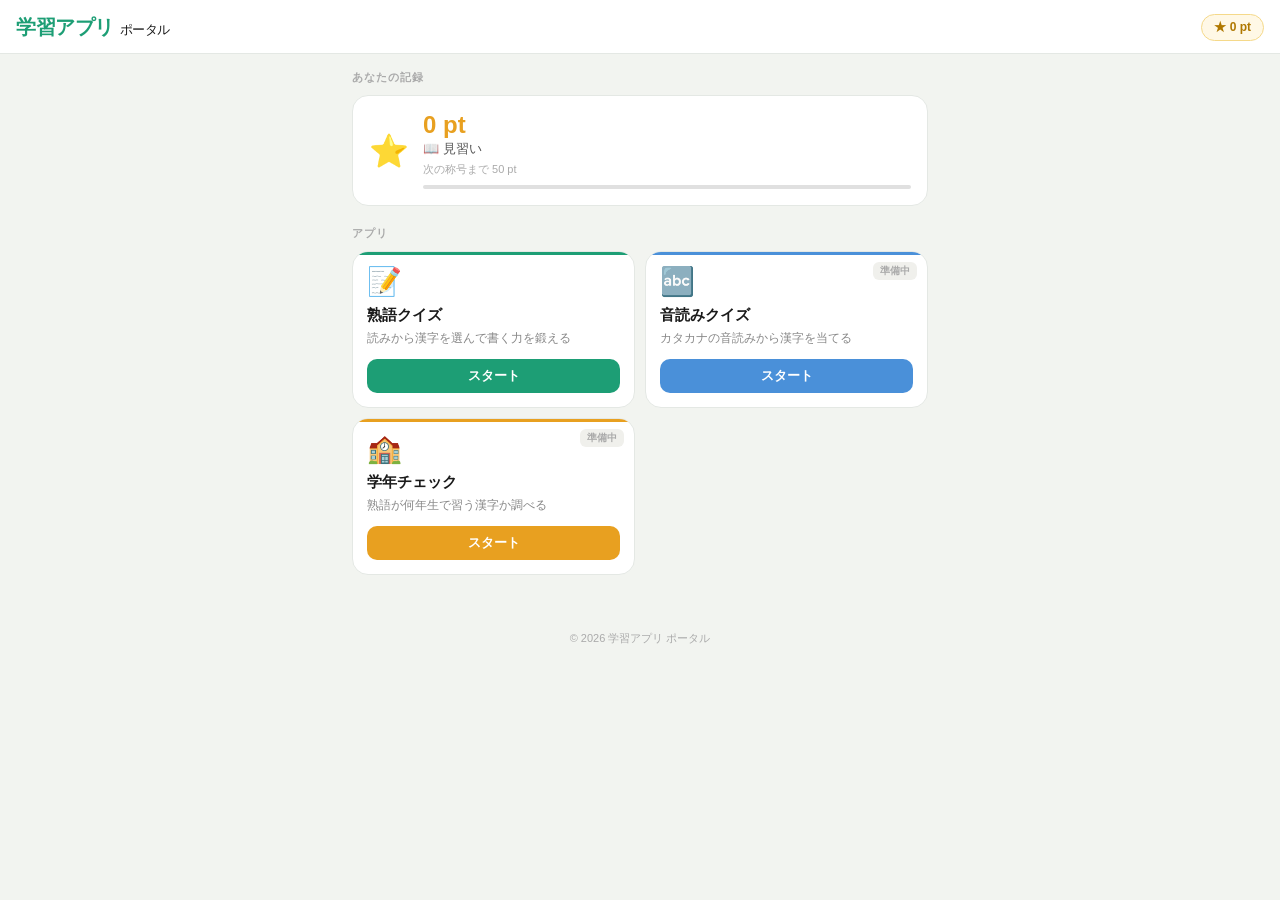
<file: index.html>
<!DOCTYPE html>
<html lang="ja">
<head>
<meta charset="UTF-8">
<link rel="manifest" href="./manifest.json">
<meta name="theme-color" content="#1D9E75">
<link rel="apple-touch-icon" href="./icons/icon-192.png">
<meta name="viewport" content="width=device-width, initial-scale=1.0, maximum-scale=1.0">
<title>学習アプリ ポータル</title>
<style>
*, *::before, *::after { box-sizing: border-box; margin: 0; padding: 0; }
:root {
  --green:   #1D9E75;
  --green-l: #e8f8f2;
  --green-d: #0a6644;
  --blue:    #4A90D9;
  --blue-l:  #e8f2fc;
  --blue-d:  #1a4a9e;
  --orange:  #E8A020;
  --orange-l:#fff8e6;
  --orange-b:#f5d98a;
  --bg:      #f2f4f0;
  --panel:   #ffffff;
  --border:  #e4e8e4;
  --text:    #1a1a1a;
  --sub:     #555;
  --muted:   #888;
  --faint:   #aaa;
}
html, body {
  min-height: 100%;
  font-family: "Hiragino Kaku Gothic ProN", "Meiryo", sans-serif;
  background: var(--bg);
  color: var(--text);
  font-size: 14px;
}
button { -webkit-tap-highlight-color: transparent; font-family: inherit; cursor: pointer; }
a      { text-decoration: none; color: inherit; }

/* ヘッダー */
.site-header {
  background: var(--panel);
  border-bottom: 1px solid var(--border);
  padding: 14px 16px 12px;
  display: flex;
  align-items: center;
  gap: 10px;
  position: sticky;
  top: 0;
  z-index: 50;
}
.site-logo       { font-size: 20px; font-weight: 800; color: var(--green); letter-spacing: -0.5px; }
.site-logo span  { color: var(--text); font-weight: 400; font-size: 13px; margin-left: 6px; }
.header-pt {
  margin-left: auto;
  font-size: 12px;
  font-weight: 600;
  color: #b07800;
  background: var(--orange-l);
  border: 1px solid var(--orange-b);
  border-radius: 20px;
  padding: 4px 12px;
}

/* レイアウト */
.container {
  max-width: 600px;
  margin: 0 auto;
  padding: 16px 12px 32px;
}

.section-label {
  font-size: 11px;
  font-weight: 700;
  color: var(--faint);
  letter-spacing: 1px;
  margin-bottom: 10px;
  margin-top: 20px;
}
.section-label:first-child { margin-top: 0; }

/* アプリグリッド */
.app-grid {
  display: grid;
  grid-template-columns: 1fr 1fr;
  gap: 10px;
}
@media (max-width: 360px) { .app-grid { grid-template-columns: 1fr; } }

.app-card {
  display: flex;
  flex-direction: column;
  background: var(--panel);
  border: 1px solid var(--border);
  border-radius: 16px;
  padding: 16px 14px 14px;
  transition: box-shadow .15s, transform .1s;
  -webkit-tap-highlight-color: transparent;
  position: relative;
  overflow: hidden;
}
.app-card:active  { transform: scale(0.97); }
.app-card:hover   { box-shadow: 0 4px 14px rgba(0,0,0,.08); }
.app-card::before {
  content: '';
  position: absolute;
  top: 0; left: 0; right: 0;
  height: 3px;
  border-radius: 16px 16px 0 0;
}
.app-card.green::before  { background: var(--green); }
.app-card.blue::before   { background: var(--blue);  }
.app-card.orange::before { background: var(--orange); }

.app-icon  { font-size: 28px; margin-bottom: 10px; line-height: 1; }
.app-name  { font-size: 15px; font-weight: 700; color: var(--text); margin-bottom: 4px; }
.app-desc  { font-size: 12px; color: var(--muted); line-height: 1.5; flex: 1; margin-bottom: 12px; }
.app-btn   {
  display: block; padding: 8px 0; border: none; border-radius: 10px;
  font-size: 13px; font-weight: 600; text-align: center; width: 100%;
}
.app-btn:active  { opacity: 0.8; }
.app-btn.green   { background: var(--green);  color: #fff; }
.app-btn.blue    { background: var(--blue);   color: #fff; }
.app-btn.orange  { background: var(--orange); color: #fff; }

.badge-soon {
  position: absolute; top: 10px; right: 10px;
  font-size: 10px; font-weight: 700; color: var(--faint);
  background: #f0f0ec; border-radius: 6px; padding: 2px 7px;
}

/* ポイントカード */
.points-card {
  background: var(--panel);
  border: 1px solid var(--border);
  border-radius: 16px;
  padding: 16px;
  display: flex;
  align-items: center;
  gap: 14px;
}
.points-icon  { font-size: 32px; }
.points-body  { flex: 1; }
.points-val   { font-size: 24px; font-weight: 800; color: var(--orange); line-height: 1.1; }
.points-rank  { font-size: 13px; color: var(--sub); margin-top: 2px; }
.points-next  { font-size: 11px; color: var(--faint); margin-top: 4px; }
.rank-bar-wrap{ margin-top: 8px; }
.rank-bar-bg  { height: 4px; background: #e0e0e0; border-radius: 2px; overflow: hidden; }
.rank-bar-fill{ height: 100%; background: var(--orange); border-radius: 2px; transition: width .5s; }

/* フッター */
.site-footer {
  text-align: center;
  padding: 24px 0 16px;
  font-size: 11px;
  color: var(--faint);
}
</style>
</head>
<body>

<header class="site-header">
  <div class="site-logo">学習アプリ<span>ポータル</span></div>
  <div class="header-pt" id="header-pt">★ 0 pt</div>
</header>

<div class="container">

  <div class="section-label">あなたの記録</div>
  <div class="points-card">
    <div class="points-icon">⭐</div>
    <div class="points-body">
      <div class="points-val"  id="pts-val">0 pt</div>
      <div class="points-rank" id="pts-rank">📖 見習い</div>
      <div class="points-next" id="pts-next"></div>
      <div class="rank-bar-wrap">
        <div class="rank-bar-bg">
          <div class="rank-bar-fill" id="rank-bar" style="width:0%"></div>
        </div>
      </div>
    </div>
  </div>

  <div class="section-label">アプリ</div>
  <div class="app-grid">

    <div class="app-card green">
      <div class="app-icon">📝</div>
      <div class="app-name">熟語クイズ</div>
      <div class="app-desc">読みから漢字を選んで書く力を鍛える</div>
      <a href="./apps/jukugo/index.html" class="app-btn green">スタート</a>
    </div>

    <div class="app-card blue">
      <span class="badge-soon">準備中</span>
      <div class="app-icon">🔤</div>
      <div class="app-name">音読みクイズ</div>
      <div class="app-desc">カタカナの音読みから漢字を当てる</div>
      <a href="./apps/onyomi/onyomi_index.html" class="app-btn blue">スタート</a>
    </div>

    <div class="app-card orange">
      <span class="badge-soon">準備中</span>
      <div class="app-icon">🏫</div>
      <div class="app-name">学年チェック</div>
      <div class="app-desc">熟語が何年生で習う漢字か調べる</div>
      <a href="./apps/checkGrade/checkGrade_index.html" class="app-btn orange">スタート</a>
    </div>

  </div>
</div>

<footer class="site-footer">© 2026 学習アプリ ポータル</footer>

<script>
const POINTS_KEY_PORTAL = 'learning_total_points';
const LEVELS_PORTAL = [
  {min:0,    label:'📖 見習い'},
  {min:50,   label:'✏️ 初学者'},
  {min:150,  label:'📚 学習者'},
  {min:300,  label:'🌱 努力家'},
  {min:500,  label:'🔥 読み師'},
  {min:800,  label:'⭐ 熟練者'},
  {min:1200, label:'🌟 漢字達人'},
  {min:2000, label:'🎓 漢字博士'},
  {min:3500, label:'👑 伝説の士'},
];
function portalLoadPoints(){try{const v=localStorage.getItem(POINTS_KEY_PORTAL);return v?parseInt(v,10):0}catch{return 0}}
function portalGetRank(pt){let r=LEVELS_PORTAL[0];for(const lv of LEVELS_PORTAL)if(pt>=lv.min)r=lv;return r}
function portalGetNextRank(pt){for(const lv of LEVELS_PORTAL)if(pt<lv.min)return lv;return null}

function renderPortalPoints(){
  const pt   = portalLoadPoints();
  const rank = portalGetRank(pt);
  const next = portalGetNextRank(pt);
  document.getElementById('header-pt').textContent = `★ ${pt} pt`;
  document.getElementById('pts-val')  .textContent = `${pt} pt`;
  document.getElementById('pts-rank') .textContent = rank.label;
  if(next){
    const progress = Math.round(((pt - rank.min) / (next.min - rank.min)) * 100);
    document.getElementById('pts-next').textContent    = `次の称号まで ${next.min - pt} pt`;
    document.getElementById('rank-bar').style.width    = `${Math.min(progress,100)}%`;
  }else{
    document.getElementById('pts-next').textContent    = '🏆 最高称号に到達しました！';
    document.getElementById('rank-bar').style.width    = '100%';
  }
}

renderPortalPoints();
window.addEventListener('focus', renderPortalPoints);
document.addEventListener('visibilitychange', ()=>{ if(!document.hidden) renderPortalPoints(); });
</script>
</body>
</html>
</file>
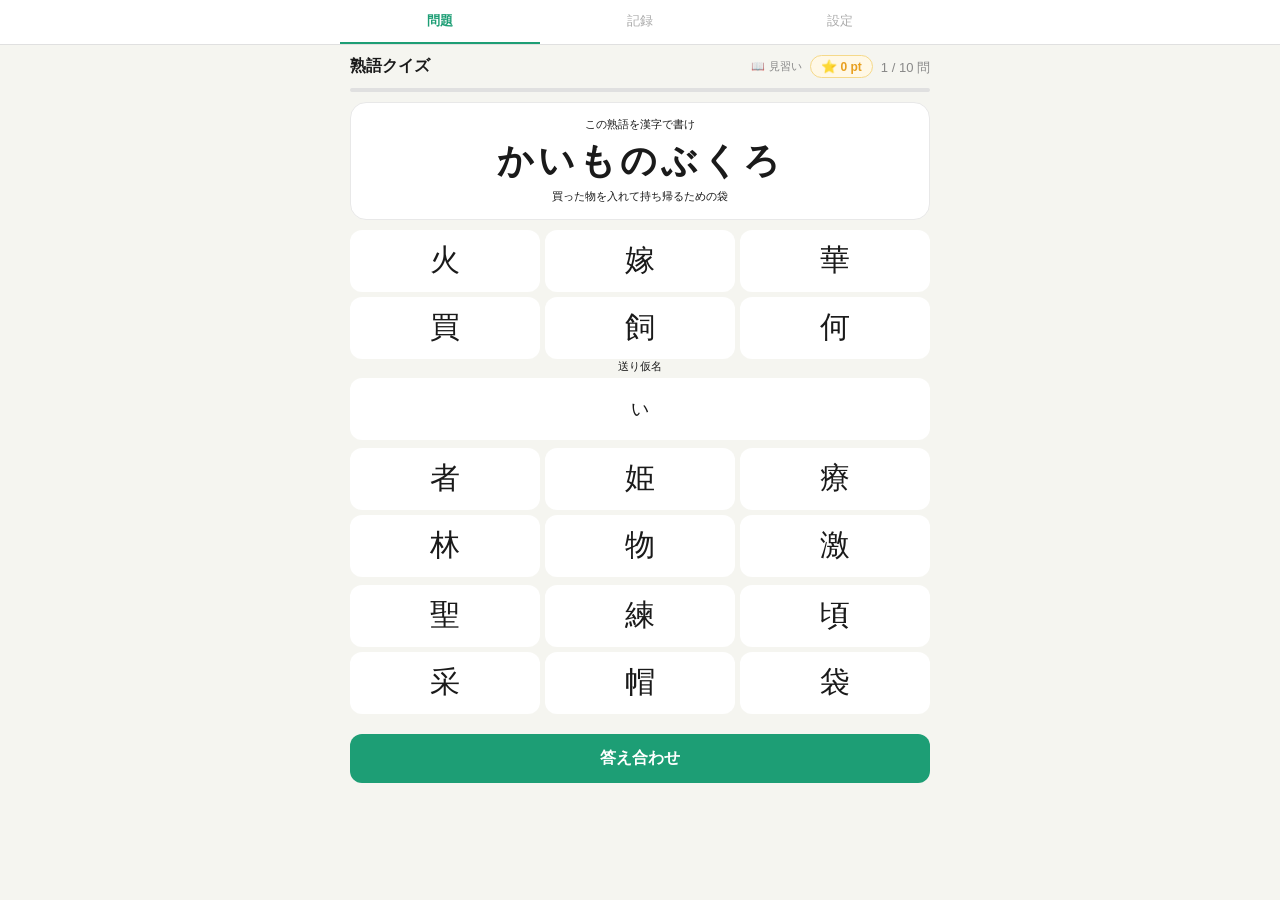
<file: apps/jukugo/index.html>
<!DOCTYPE html>
<html lang="ja">
<head>
<meta charset="UTF-8">
<meta name="viewport" content="width=device-width, initial-scale=1.0, maximum-scale=1.0">
<title>熟語クイズ</title>
<!-- 共通CSS → アプリ固有CSS の順 -->
<link rel="stylesheet" href="../../core/ui/common.css">
<!-- <link rel="stylesheet" href="./jukugo.css"> -->
</head>
<body>

<!-- タブバー -->
<div class="tab-bar">
  <button class="tab-btn active" onclick="showPage('quiz',this)">問題</button>
  <button class="tab-btn" onclick="showPage('record',this)">記録</button>
  <button class="tab-btn" onclick="showPage('setting',this)">設定</button>
</div>

<!-- ===== 問題ページ ===== -->
<div class="page active" id="page-quiz">
  <div id="quiz-loading" class="loading">読み込み中…</div>
  <div id="quiz-main" style="display:none">

  <div class="header">
    <div>
      <div class="title">熟語クイズ</div>
      <div style="font-size:11px;color:#bbb;margin-top:1px" id="point-rank-disp"></div>
    </div>
    <div style="display:flex;align-items:center;gap:8px">
      <div style="font-size:11px;color:#888" id="header-rank-disp"></div>
      <div class="point-disp"><span class="point-star">⭐</span><span id="point-disp">0 pt</span></div>
      <div style="display:flex;flex-direction:column;align-items:flex-end;gap:2px">
        <div style="font-size:11px;color:#bbb" id="session-disp"></div>
        <div class="score" id="score-disp">0 / 10 問</div>
      </div>
    </div>
  </div>

    <div class="progress-bar">
      <div class="progress-fill" id="progress" style="width:0%"></div>
    </div>
    <div class="quiz-wrap" id="quiz-wrap"><!-- 動的生成 --></div>
  </div>
</div>

<!-- ===== 記録ページ ===== -->
<div class="page" id="page-record">
  <div class="rec-header">
    <span class="rec-title">学習記録</span>
  </div>
  
  <div class="sub-tab-bar">
    <button class="sub-tab" onclick="showSubTab('print',this)">印刷プレビュー</button>
    <button class="sub-tab" onclick="showSubTab('delete',this)">記録を削除</button>
  </div>

  <!-- 一覧 -->
  <div id="sub-list" style="display:none">
    <div id="rec-list-body"></div>
  </div>

  <!-- 印刷プレビュー -->
  <div id="sub-print" style="display:none">
    <div class="print-filter-row">
      <label class="print-filter-label">以降の記録を表示</label>
      <input type="date" id="print-date-from" class="print-date-input"
             onchange="renderPrintPreview()">
      <button class="print-clear-btn" onclick="clearDateFilter()">クリア</button>
    </div>
    <div class="print-btn-row">
      <button class="print-trigger-btn" onclick="printRecords()">🖨 印刷する</button>
    </div>
    <div class="print-area" id="print-area"></div>
  </div>

  <!-- 削除 -->
  <div id="sub-delete" style="display:none">
    <div class="delete-confirm-card">
      <div class="delete-confirm-icon">⚠️</div>
      <div class="delete-confirm-title">学習記録をすべて削除します</div>
      <div class="delete-confirm-note">この操作は元に戻せません。</div>
      <div class="delete-confirm-btns">
        <button class="delete-exec-btn" onclick="execClearRecords()">削除する</button>
        <button class="delete-cancel-btn" onclick="cancelDelete()">キャンセル</button>
      </div>
    </div>
  </div>
</div>

<!-- ===== 設定ページ ===== -->
<div class="page" id="page-setting">

  <!-- バックアップ・復元 -->
  <div class="section-card">
    <div class="section-title">データのバックアップ・復元</div>
    <button class="action-btn" onclick="backupData()">💾 バックアップをダウンロード</button>
    <label class="restore-btn"
           style="display:block;text-align:center;cursor:pointer;line-height:2">
      📂 バックアップから復元
      <input type="file" accept=".json" style="display:none"
             onchange="restoreData(event)">
    </label>
    <div class="backup-note">
      ※ バックアップにはポイント・学習記録・重点問題が含まれます。<br>
      ※ 復元すると現在のデータは上書きされます。
    </div>
    <div id="restore-confirm-box"></div>
  </div>

  <!-- 2. 出題範囲フィルター（複数選択可） -->
  <div class="section-card">
    <div class="section-title">出題範囲（複数選択可）</div>
    <div class="filter-row" id="grade-filter-row"></div>
    <div class="selected-label" id="selected-label">選択中：すべて</div>
  </div>

  <!-- 絞り込み（jukugo-config.jsのfilterLabelsから動的生成） -->
  <div class="section-card">
    <div class="section-title" id="filter-title">絞り込み</div>
    <div id="filter-rows">
      <div class="loading" style="padding:10px 0;font-size:12px">読み込み中…</div>
    </div>
    <div style="text-align:right;margin-top:6px">
      <button class="filter-btn"
              style="flex:none;padding:6px 14px;min-width:auto"
              onclick="resetFilters()">絞り込みをリセット</button>
    </div>
  </div>

    <!-- 重点問題  -->
  <div class="section-card">
    <div class="focus-header">
      <span class="focus-header-left">重点問題</span>
      <div class="focus-header-right">
        <span class="focus-header-label">出題割合</span>
        <div class="ratio-row" id="ratio-row">
          <button class="ratio-btn active" data-val="all"
                  onclick="setRatio(this)">全部</button>
          <button class="ratio-btn" data-val="half"
                  onclick="setRatio(this)">半分</button>
          <button class="ratio-btn" data-val="none"
                  onclick="setRatio(this)">なし</button>
        </div>
      </div>
    </div>
    <input class="focus-input" type="text" placeholder="例：陶芸" id="focus-input"
           onkeydown="if(event.key==='Enter')addFocusTag()">
    <div class="focus-warn" id="focus-warn"></div>
    <div class="focus-bottom">
      <div class="focus-tags" id="focus-tags"></div>
      <button class="focus-add-btn" onclick="addFocusTag()">追加</button>
    </div>
    <button class="focus-clear-btn" id="focus-clear-btn"
            onclick="clearAllFocus()" disabled>重点問題をすべて削除</button>
  </div>
  

  <!-- 問題数・ヒント -->
  <div class="two-col">
    <div class="section-card count">
      <div class="section-title">問題数</div>
      <div class="count-row">
        <button class="count-btn active" data-val="10" onclick="setCount(this)">10問</button>
        <button class="count-btn" data-val="20" onclick="setCount(this)">20問</button>
        <button class="count-btn" data-val="30" onclick="setCount(this)">30問</button>
      </div>
    </div>
    <div class="section-card hint">
      <div class="section-title">ヒント</div>
      <div class="hint-row">
        <button class="hint-btn active" data-val="on"  onclick="setHint(this)">あり</button>
        <button class="hint-btn"        data-val="off" onclick="setHint(this)">なし</button>
      </div>
    </div>
  </div>

  <!-- ポイント・称号 -->
  <div class="section-card">
    <div class="section-title">ポイント・称号</div>
    <div class="point-header">
      <div class="point-val"  id="setting-pt-val">⭐ 0 pt</div>
      <div class="point-rank" id="setting-pt-rank">📖 見習い</div>
    </div>
    <button class="point-reset-btn" onclick="confirmResetPoints()">
      ポイントをリセット
    </button>
  </div>

</div><!-- /page-setting -->

<!-- ===== JSの順番：設定ファイル → 共通機能 → 熟語クイズ用機能 → このページの本体処理 ===== -->
<script src="./jukugo-config.js"></script>
<script src="../../core/strage/points.js"></script>
<script src="../../core/strage/records.js"></script>
<script src="../../core/rank/rankImage.js"></script>
<script src="./jukugo-okuri.js"></script>
<script src="./jukugo-choice.js"></script>
<script src="./questionBuilder.js"></script>
<!-- ここから index.html の本体JS -->

<script>

/* ================================================
   backup.js インライン（v2）
   依存: points.js / records.js / APP_CONFIG
   方針:
   - ポイントは全アプリ共通で復元
   - 記録・重点問題はアプリごと
   - バックアップ全体は learning_apps_backup_archive に保管
   ================================================ */

function backupData() {
  // 1. 現在開いているアプリの最新データを保管庫に反映
  if (typeof saveCurrentAppDataToArchive === 'function') {
    saveCurrentAppDataToArchive();
  }

  // 2. 保管庫全体を取得
  const archive = typeof loadBackupArchive === 'function'
    ? loadBackupArchive()
    : {
        backupType : 'learning_apps_backup',
        version    : 2,
        exportedAt : new Date().toISOString(),
        shared     : {},
        apps       : {}
      };

  // 3. 共通ポイントを必ず最新化
  archive.backupType = 'learning_apps_backup';
  archive.version    = 2;
  archive.exportedAt = new Date().toISOString();
  archive.shared     = archive.shared || {};
  archive.apps       = archive.apps || {};

  if (typeof loadPoints === 'function') {
    archive.shared.points = loadPoints();
  }

  // 4. 現在のアプリ分を必ず入れる
  archive.apps[APP_CONFIG.appId] = {
    records: loadRecords(),
    focus  : loadFocus(),
    wrong  : (typeof loadWrongItems === 'function') ? loadWrongItems() : []
  };

  // 5. JSONとして保存
  const now = new Date();
  const p   = n => String(n).padStart(2, '0');
  const ds  = `${now.getFullYear()}${p(now.getMonth() + 1)}${p(now.getDate())}`;

  const blob = new Blob(
    [JSON.stringify(archive, null, 2)],
    { type: 'application/json' }
  );

  const url = URL.createObjectURL(blob);
  const a   = document.createElement('a');

  a.href = url;
  a.download = `learning_apps_backup_${ds}.json`;
  a.click();

  URL.revokeObjectURL(url);
}

function restoreData(event) {
  const file = event.target.files[0];
  if (!file) return;

  const reader = new FileReader();

  reader.onload = e => {
    let data;

    try {
      data = JSON.parse(e.target.result);

      // v2形式
      const isV2 =
        data.backupType === 'learning_apps_backup' &&
        data.version >= 2 &&
        data.apps &&
        typeof data.apps === 'object';

      // 旧v1形式も一応受け付ける
      const isV1 =
        data.backupType === 'learning_apps_backup' &&
        data.version === 1;

      if (!isV2 && !isV1) {
        throw new Error('形式が異なります');
      }

    } catch {
      showRestoreMessage(
        '❌ 復元に失敗しました。正しいバックアップファイルか確認してください。',
        'error'
      );
      event.target.value = '';
      return;
    }

    showRestoreConfirm(data);
    event.target.value = '';
  };

  reader.readAsText(file);
}

let _pendingRestoreData = null;

function showRestoreConfirm(data) {
  _pendingRestoreData = data;

  const box = document.getElementById('restore-confirm-box');
  if (!box) return;

  box.style.display = 'block';
  box.innerHTML = `
    <div style="font-size:13px;color:var(--red-t);margin-bottom:8px">
      ⚠️ バックアップを復元します。<br>
      共通ポイントを復元し、現在のアプリの記録だけを反映します。<br>
      他アプリの記録はバックアップ保管庫に保持されます。
    </div>
    <div style="display:flex;gap:8px">
      <button onclick="doRestore()"
        style="flex:1;padding:8px;background:var(--green);color:#fff;border:none;border-radius:8px;font-size:13px;font-weight:600;cursor:pointer">
        復元する
      </button>
      <button onclick="cancelRestore()"
        style="flex:1;padding:8px;background:#eee;color:#555;border:none;border-radius:8px;font-size:13px;cursor:pointer">
        キャンセル
      </button>
    </div>`;
}

function doRestore() {
  const data = _pendingRestoreData;
  if (!data) return;

  // v1バックアップをv2風に変換
  let archive = data;

  if (data.version === 1) {
    archive = {
      backupType : 'learning_apps_backup',
      version    : 2,
      exportedAt : data.exportedAt || new Date().toISOString(),
      shared     : data.shared || {},
      apps       : data.apps || {}
    };
  }

  // 1. バックアップ全体を保管庫に保存
  if (typeof storeImportedBackupArchive === 'function') {
    storeImportedBackupArchive(archive);
  }

  // 2. 共通ポイントを復元
  if (
    archive.shared &&
    typeof archive.shared.points === 'number' &&
    typeof savePoints === 'function'
  ) {
    savePoints(archive.shared.points);
  }

  // 3. 現在開いているアプリの記録・重点問題だけ復元
  if (typeof restoreCurrentAppDataFromArchive === 'function') {
    restoreCurrentAppDataFromArchive();
  } else {
    const appData = archive.apps?.[APP_CONFIG.appId];

    if (appData) {
      if (Array.isArray(appData.records)) {
        saveRecords(appData.records);
      }

      if (Array.isArray(appData.focus)) {
        saveFocus(appData.focus);
      }

      if (Array.isArray(appData.wrong) && typeof saveWrongItems === 'function') {
        saveWrongItems(appData.wrong);
      }
    }
  }

  _pendingRestoreData = null;

  showRestoreMessage('✅ 復元が完了しました。', 'success');
  onRestoreComplete();
}

function cancelRestore() {
  _pendingRestoreData = null;

  const box = document.getElementById('restore-confirm-box');
  if (box) box.style.display = 'none';
}

function showRestoreMessage(msg, type) {
  const box = document.getElementById('restore-confirm-box');
  if (!box) return;

  const color = type === 'success' ? 'var(--green)' : 'var(--red-t)';

  box.style.display = 'block';
  box.innerHTML = `
    <div style="font-size:13px;color:${color};text-align:center">
      ${msg}
    </div>`;

  setTimeout(() => {
    box.style.display = 'none';
  }, 3000);
}

function onRestoreComplete() {
  totalPoints = loadPoints();

  renderFocusTags();
  renderSettingPoints();
  renderPrintPreview();

  if (typeof startSession === 'function') {
    startSession();
  }
}

/* ================================================
   print.js インライン（v1）
   依存: records.js
   ================================================ */
function renderPrintPreview() {
  const area     = document.getElementById('print-area'); if (!area) return;
  const dateFrom = document.getElementById('print-date-from')?.value || '';
  let records    = loadRecords();
  if (dateFrom) {
    records = records.filter(r => {
      const rd = r.date ? r.date.replace(/\//g, '-').slice(0, 10) : '';
      return rd >= dateFrom;
    });
  }
  if (!records.length) {
    area.innerHTML = '<div class="print-empty">表示できる記録がありません</div>'; return;
  }
  area.innerHTML = records.map(r => {
    const wordsHtml = (r.words?.length)
      ? `<div class="print-card-label">出題された問題</div>
         <div class="print-card-words">${r.words.join('・')}</div>` : '';
    const wrongHtml = (r.wrong?.length)
      ? `<div class="print-card-label">間違えた問題</div>
         <div class="print-card-wrong">${r.wrong.map(w =>
           `<span class="print-card-wrong-item">${w.ans}（${w.yomi}）</span>`
         ).join('')}</div>` : '';
    return `<div class="print-card">
      <div class="print-card-date">${r.date || ''}</div>
      <div class="print-card-row">
        <div class="print-card-score">${r.pct}%</div>
        <div class="print-card-count">${r.score} / ${r.total} 問正解</div>
      </div>
      ${wordsHtml}${wrongHtml}
    </div>`;
  }).join('');
}

function printRecords()   { renderPrintPreview(); window.print(); }
function clearDateFilter(){ document.getElementById('print-date-from').value = ''; renderPrintPreview(); }

/* ================================================
   アプリ本体
   ================================================ */

// ---- グローバル状態 ----
let jukugoData   = [];
let jukugoSchema = [];   // jukugo.json の schema配列
let filterKeys   = [];   // schemaから作る絞り込み項目
let kanjiData    = [];   // kanji.json の data配列
let gradeData    = [];   // gradejson.json の data配列
let kanjiGradeMap = {};  // { 漢字: grade_code } — 起動時に1回構築
//let okuriganaData = [];  // okurigana.json の data配列 [{word,kanji,answer,choices},...]

let questions    = [];
let qIdx         = 0;
let sessionScore = 0;
let sessionWrong = [];
let sessionCount = 0;
let checked      = false;

const SETTING_KEY = `${APP_CONFIG.appId}_setting`;
//let setting = { count: 10, hint: true, ratio: 'all', filters: {}, gradeLimit: null };
let setting = {
  count: 10,
  hint: true,
  ratio: 'all',
  filters: {},
  selectedGrades: [] // 空配列は「全て」を意味する
};

// ---- 起動 ----
async function init() {
  // 設定復元
  try { const sv = localStorage.getItem(SETTING_KEY); if (sv) Object.assign(setting, JSON.parse(sv)); } catch {}
  normalizeSelectedGrades();

  // データ読み込み（並行 fetch）
  try {
      const [jukugoRes, kanjiRes, gradeRes] = await Promise.all([
      fetch(APP_CONFIG.dataFile),
      fetch('../../data/kanji.json'),
      fetch('../../data/gradejson.json'),
    ]);

const jukugoJson = await jukugoRes.json();
jukugoData   = jukugoJson.data || [];
jukugoSchema = jukugoJson.schema || [];
filterKeys   = jukugoSchema.slice(4);

kanjiData  = (await kanjiRes.json()).data  || [];
gradeData  = (await gradeRes.json()).data  || [];

/* okurigana.json排除
      const [jukugoRes, kanjiRes, gradeRes, okuriRes] = await Promise.all([
      fetch(APP_CONFIG.dataFile),
      fetch('../../data/kanji.json'),
      fetch('../../data/gradejson.json'),
      fetch('../../data/okurigana.json'),
    ]);
    jukugoData    = (await jukugoRes.json()).data || [];
    kanjiData     = (await kanjiRes.json()).data  || [];
    gradeData     = (await gradeRes.json()).data  || [];
    okuriganaData = (await okuriRes.json()).data  || [];
*/
  } catch {
    document.getElementById('quiz-loading').textContent =
      'データの読み込みに失敗しました。';
    return;
  }

  // kanjiGradeMap を構築: 同じ漢字が複数行あるので grade_order が最小のもの（最も早く習う学年）を採用
  const gradeOrder = {};
  for (const r of gradeData) gradeOrder[r[3]] = r[0]; // { grade_code: grade_order }
  for (const row of kanjiData) {
    const kanji = row[0], code = row[2];
    if (!kanjiGradeMap[kanji] || gradeOrder[code] < gradeOrder[kanjiGradeMap[kanji]]) {
      kanjiGradeMap[kanji] = code;
    }
  }

  JukugoChoice.init({ kanjiData, gradeData, kanjiGradeMap });

  buildGradeFilterUI();
  buildFilterUI();
  applySettingUI();
  renderFocusTags();
  renderSettingPoints();
  startSession();
}

// ---- 出題範囲フィルターUI（複数選択）----
function getAllGradeCodes() {
  return gradeData.map(r => r[3]); // 'E1','E2',...,'H'
}

function normalizeSelectedGrades() {
  if (!Array.isArray(setting.selectedGrades)) {
    setting.selectedGrades = [];
  }

  const allCodes = ['E1','E2','E3','E4','E5','E6','J1','J2','J3','H'];

  // 旧データで全学年が保存されている場合は、onyomi と同じ「空配列＝全て」に寄せる。
  if (allCodes.every(code => setting.selectedGrades.includes(code))) {
    setting.selectedGrades = [];
  }

  // 以前の単一選択用設定が残っていても、今回の複数選択では使わない。
  setting.gradeLimit = null;
}

function buildGradeFilterUI() {
  const row = document.getElementById('grade-filter-row');
  if (!row) return;

  normalizeSelectedGrades();
  row.innerHTML = '';

  const selected = new Set(setting.selectedGrades);
  const allBtn = document.createElement('button');
  allBtn.className = 'filter-btn' + (selected.size === 0 ? ' active' : '');
  allBtn.textContent = '全て';
  allBtn.onclick = () => {
    setting.selectedGrades = [];
    saveSetting();
    resetAndRestartByGrade();
  };
  row.appendChild(allBtn);

  for (const gd of gradeData) {
    const code  = gd[3]; // 'E1','E2',...,'H'
    const label = gd[2]; // '小1','小2',...,'高校'

    const btn = document.createElement('button');
    btn.className = 'filter-btn' + (selected.has(code) ? ' active' : '');
    btn.dataset.grade = code;
    btn.textContent = label;
    btn.onclick = () => toggleGradeFilter(code);
    row.appendChild(btn);
  }

  updateSelectedGradeLabel();
}

function toggleGradeFilter(code) {
  normalizeSelectedGrades();

  const selected = new Set(setting.selectedGrades);
  if (selected.has(code)) {
    selected.delete(code);
  } else {
    selected.add(code);
  }

  setting.selectedGrades = [...selected];

  // 全学年を個別に選んだ場合は「全て」と同じ扱いにする。
  const allCodes = getAllGradeCodes();
  if (allCodes.length > 0 && allCodes.every(c => setting.selectedGrades.includes(c))) {
    setting.selectedGrades = [];
  }

  saveSetting();
  resetAndRestartByGrade();
}

function updateSelectedGradeLabel() {
  const label = document.getElementById('selected-label');
  if (!label) return;

  const selected = new Set(setting.selectedGrades);
  if (selected.size === 0) {
    label.textContent = '選択中：すべて';
    return;
  }

  const names = gradeData
    .filter(r => selected.has(r[3]))
    .map(r => r[2]);

  label.textContent = names.length
    ? '選択中：' + names.join('、')
    : '選択中：なし';
}

function resetAndRestartByGrade() {
  sessionScore = 0;
  sessionWrong = [];
  qIdx = 0;
  questions = [];
  checked = false;

  buildGradeFilterUI();
  startSession();
}

// ---- 絞り込みフィルターUI（jukugo.json の schema から動的生成）----
function schemaIndex(key) {
  return jukugoSchema.indexOf(key);
}

function formatFilterValue(key, value) {
  const formatter = APP_CONFIG.filterFormatters?.[key];
  return formatter ? formatter(value, gradeData) : String(value);
}

function sortFilterValues(key, values) {
  const sorter = APP_CONFIG.filterSorters?.[key];
  if (sorter) return [...values].sort((a, b) => sorter(a, b, gradeData));

  return [...values].sort((a, b) => {
    const na = Number(a);
    const nb = Number(b);
    if (!isNaN(na) && !isNaN(nb)) return na - nb;
    return String(a).localeCompare(String(b), 'ja');
  });
}

function getSavedFilterValues(key) {
  const v = setting.filters?.[key];

  if (!v) return [];

  if (Array.isArray(v)) {
    return v.map(String);
  }

  return [String(v)];
}

function buildFilterRows() {
  const container = document.getElementById('filter-rows');
  if (!container) return;

  container.innerHTML = "";

  if (!filterKeys.length) {
    container.innerHTML =
      '<div style="font-size:12px;color:var(--faint)">絞り込み項目はありません</div>';
    return;
  }

  filterKeys.forEach(key => {
    const label = APP_CONFIG.filterLabels?.[key] ?? key;
    const row = document.createElement('div');
    row.className = 'filter-row';
    row.innerHTML = `
      <label>${label}</label>
      <select id="filter-${key}" multiple size="1">
      </select>
    `;
    container.appendChild(row);
  });
}

function rebuildSelect(key, values, selectedValues) {
  const sel = document.getElementById(`filter-${key}`);
  if (!sel) return;

  sel.innerHTML = "";

  sortFilterValues(key, values).forEach(v => {
    const opt = document.createElement('option');
    opt.value = String(v);
    opt.textContent = formatFilterValue(key, v);

    if (selectedValues.includes(String(v))) {
      opt.selected = true;
    }

    sel.appendChild(opt);
  });
}

function updateFilterOptions() {
  filterKeys.forEach(key => {
    const idx = schemaIndex(key);
    if (idx < 0) return;

    const values = [
      ...new Set(
        jukugoData
          .map(r => r[idx])
          .filter(v => v !== undefined && v !== null && v !== "")
      )
    ];

    const selectedValues = getSavedFilterValues(key);
    rebuildSelect(key, values, selectedValues);
  });
}
function buildFilterOptions() {
  updateFilterOptions();

  filterKeys.forEach(key => {
    const sel = document.getElementById(`filter-${key}`);
    if (!sel) return;

    sel.addEventListener('change', () => {
      const selectedValues = [...sel.selectedOptions].map(opt => opt.value);

      if (!setting.filters) setting.filters = {};

      if (selectedValues.length === 0) {
        delete setting.filters[key];
      } else {
        setting.filters[key] = selectedValues;
      }

      saveSetting();
      startSession();
    });
  });
}

function buildFilterUI() {
  buildFilterRows();
  buildFilterOptions();
}

function resetFilters() {
  setting.filters = {};
  saveSetting();
  buildFilterUI();
}

function applyCurrentFilters(rows) {
  return rows.filter(row => {
    return filterKeys.every(key => {
      const selectedValues = getSavedFilterValues(key);

      if (!selectedValues.length) return true;

      const idx = schemaIndex(key);
      if (idx < 0) return true;

      return selectedValues.includes(String(row[idx]));
    });
  });
}

// ---- 設定保存・UI反映 ----
function saveSetting() { try { localStorage.setItem(SETTING_KEY, JSON.stringify(setting)); } catch {} }

function applySettingUI() {
  document.querySelectorAll('.count-btn').forEach(b => b.classList.toggle('active', Number(b.dataset.val) === setting.count));
  document.querySelectorAll('.hint-btn') .forEach(b => b.classList.toggle('active', (b.dataset.val === 'on') === setting.hint));
  document.querySelectorAll('.ratio-btn').forEach(b => b.classList.toggle('active', b.dataset.val === setting.ratio));
}

function setCount(btn) {
  document.querySelectorAll('.count-btn').forEach(b => b.classList.remove('active'));
  btn.classList.add('active');

  setting.count = Number(btn.dataset.val);
  saveSetting();

  startSession();
}

function setHint(btn) {
  document.querySelectorAll('.hint-btn').forEach(b => b.classList.remove('active'));
  btn.classList.add('active');

  setting.hint = btn.dataset.val === 'on';
  saveSetting();

  renderQuestion();
}

function setRatio(btn) {
  document.querySelectorAll('.ratio-btn').forEach(b => b.classList.remove('active'));
  btn.classList.add('active'); setting.ratio = btn.dataset.val; saveSetting();
}

// ---- 重点問題 ----
function renderFocusTags() {
  const focus = loadFocus();
  document.getElementById('focus-tags').innerHTML = focus.map(w =>
    `<span class="focus-tag">${w}
       <button class="focus-tag-del" onclick="removeFocusTag('${w.replace(/'/g,"\\'")}')">×</button>
     </span>`
  ).join('');
  const clearBtn = document.getElementById('focus-clear-btn');
  if (clearBtn) clearBtn.disabled = focus.length === 0;
}

function addFocusTag() {
  const input = document.getElementById('focus-input');
  const warn  = document.getElementById('focus-warn');
  const val   = input.value.trim();
  if (!val) { warn.textContent = '熟語を入力してください'; setTimeout(() => warn.textContent = '', 2000); return; }
  if (!jukugoData.some(r => r[0] === val)) {
    warn.textContent = `「${val}」はデータに見つかりません`; setTimeout(() => warn.textContent = '', 3000); return;
  }
  const focus = loadFocus();
  if (focus.includes(val)) {
    warn.textContent = `「${val}」はすでに追加されています`; setTimeout(() => warn.textContent = '', 2000); return;
  }
  focus.push(val); saveFocus(focus);
  input.value = ''; warn.textContent = '';
  renderFocusTags();
}

function removeFocusTag(word) { saveFocus(loadFocus().filter(w => w !== word)); renderFocusTags(); }
function clearAllFocus()      { clearFocus(); renderFocusTags(); }

function updateQuizHeader() {
  const totalCount = questions.length || setting.count || 10;

  const sd = document.getElementById('score-disp');
  if (sd) sd.textContent = `${qIdx + 1} / ${totalCount} 問`;

  const pd = document.getElementById('point-disp');
  if (pd) pd.textContent = `${totalPoints} pt`;

  const rank = getRank(totalPoints);

  const hr = document.getElementById('header-rank-disp');
  if (hr) hr.textContent = rank.label;

//  const pr = document.getElementById('point-rank-disp');
//  if (pr) pr.textContent = rank.label;

  const ss = document.getElementById('session-disp');
  if (ss) ss.textContent = sessionCount > 0 ? `${sessionCount}回目` : '';
}

// ---- ポイント表示 ----
function renderSettingPoints() {
  totalPoints = loadPoints();
  const rank = getRank(totalPoints);
  document.getElementById('setting-pt-val') ?.textContent && (document.getElementById('setting-pt-val').textContent  = `⭐ ${totalPoints} pt`);
  document.getElementById('setting-pt-rank')?.textContent && (document.getElementById('setting-pt-rank').textContent = rank.label);
  document.getElementById('point-disp')     ?.textContent && (document.getElementById('point-disp').textContent      = totalPoints);
  // null チェックを簡潔に
  const pv = document.getElementById('setting-pt-val');   if (pv) pv.textContent  = `⭐ ${totalPoints} pt`;
  const pr = document.getElementById('setting-pt-rank');  if (pr) pr.textContent  = rank.label;
  const pd = document.getElementById('point-disp');       if (pd) pd.textContent  = totalPoints;
}

function confirmResetPoints() {
  if (!window.confirm('ポイントをリセットしますか？')) return;
  resetPoints(); totalPoints = 0; renderSettingPoints();
}

// ---- 出題プール生成 ----
function buildPool() {
  let pool = jukugoData.slice();

  // 出題範囲フィルター（複数選択）
  // setting.selectedGrades が空なら「全て」。選択がある場合は、その学年の漢字だけで構成される熟語を残す。
  normalizeSelectedGrades();
  if (Array.isArray(setting.selectedGrades) && setting.selectedGrades.length > 0) {
    const selected = new Set(setting.selectedGrades);
    pool = pool.filter(row =>
      row[3].every(([k]) => {
        const kg = kanjiGradeMap[k];
        return kg && selected.has(kg);
      })
    );
  }

  // jukugo.json の schema から作った絞り込み
  pool = applyCurrentFilters(pool);

  return pool;
}

/*
// ---- 選択肢生成 ----
// yomiToKanjiMap / allKanjiPool は kanji.json ベースで構築する
// （jukugo.json の600字ではなく、kanji.jsonの全約2000字が対象）
let yomiToKanjiMap = null;
let allKanjiPool   = null;

function buildYomiMap() {
  if (yomiToKanjiMap) return;
  yomiToKanjiMap = {};
  for (const row of kanjiData) {          // kanji.json: [漢字, 読み, grade_code]
    const k  = row[0];
    const yc = stripParens(row[1]);
    if (!yc) continue;
    if (!yomiToKanjiMap[yc]) yomiToKanjiMap[yc] = new Set();
    yomiToKanjiMap[yc].add(k);
  }
  for (const k in yomiToKanjiMap) yomiToKanjiMap[k] = [...yomiToKanjiMap[k]];
}

function getAllKanji() {
  if (allKanjiPool) return allKanjiPool;
  allKanjiPool = [...new Set(kanjiData.map(r => r[0]))]; // kanji.json の全漢字（重複除去）
  return allKanjiPool;
}

function stripParens(s) {
  return String(s).replace(/（.*?）/g, '').replace(/\(.*?\)/g, '');
}

function generateChoices(correctKanji, yomi) {
  buildYomiMap();

  // gradeLimit が設定されている場合、選択肢候補をその学年以下に限定する
  const gradeOrderCache = {};
  if (gradeData.length) for (const r of gradeData) gradeOrderCache[r[3]] = r[0];
  function isWithinGradeLimit(k) {
    if (!setting.gradeLimit || !gradeData.length) return true;
    const kg = kanjiGradeMap[k];
    return kg && gradeOrderCache[kg] <= gradeOrderCache[setting.gradeLimit];
  }

  const sameYomi  = (yomiToKanjiMap[yomi] || [])
    .filter(k => k !== correctKanji && isWithinGradeLimit(k));
  const allOthers = getAllKanji()
    .filter(k => k !== correctKanji && !sameYomi.includes(k) && isWithinGradeLimit(k));

  const distractors = [];
  // ① 同じ読みを持つ漢字を最大5個（gradeLimit以下）
  distractors.push(...shuffle([...sameYomi]).slice(0, 5));
  // ② 不足分はgradeLimit以下の他の漢字で補充
  if (distractors.length < 5)
    distractors.push(...shuffle([...allOthers]).slice(0, 5 - distractors.length));
  // ③ それでも足りない場合（小4以下など）は学年制限を外して補充（6択を保証）
  if (distractors.length < 5) {
    const fallback = getAllKanji()
      .filter(k => k !== correctKanji && !distractors.includes(k));
    distractors.push(...shuffle(fallback).slice(0, 5 - distractors.length));
  }

  return shuffle([correctKanji, ...distractors.slice(0, 5)]);
}
*/

// ---- 送り仮名選択肢生成 ----
// okurigana.json の各エントリに choices が含まれているのでそのまま使う
// { word, kanji, answer, choices } — choices は [正解, ...不正解] の配列

// word + kanji をキーに O(1) で引けるマップ（buildQuestions 前に構築）
/*
let okuriMap = null;
function buildOkuriMap() {
  if (okuriMap) return;
  okuriMap = {};
  for (const entry of okuriganaData) {
    okuriMap[`${entry.word}_${entry.kanji}`] = entry;
  }
}

function getOkuriEntry(word, kanji) {
  buildOkuriMap();
  return okuriMap[`${word}_${kanji}`] || null;
}
*/

function shuffle(arr) {
  for (let i = arr.length - 1; i > 0; i--) {
    const j = Math.floor(Math.random() * (i + 1));
    [arr[i], arr[j]] = [arr[j], arr[i]];
  }
  return arr;
}



// ---- セッション開始 ----
function startSession() {
  const pool = buildPool();
  if (!pool.length) {
    document.getElementById('quiz-loading').style.display  = 'block';
    document.getElementById('quiz-loading').textContent    = '出題できる熟語がありません。設定で絞り込みを確認してください。';
    document.getElementById('quiz-main').style.display     = 'none';
    return;
  }
  questions    = buildQuestions(pool, setting);
  qIdx         = 0;
  sessionScore = 0;
  sessionWrong = [];
  document.getElementById('quiz-loading').style.display = 'none';
  document.getElementById('quiz-main').style.display    = 'block';
  renderQuestion();
}

// ---- 問題描画 ----
function renderQuestion() {
  const q = questions[qIdx];
  checked = false;

updateQuizHeader();
document.getElementById('progress').style.width = `${(qIdx / questions.length) * 100}%`;

  const hintHtml = setting.hint
    ? `<div class="hint-text">${escHtml(q.mean)}</div>`
    : `<div class="hint-text"></div>`;

  // スロットIDの採番:
  //   漢字スロット i     → "k{i}"
  //   送り仮名スロット i  → "o{i}"
  let panelsHtml = '';
  const multiWord = q.slots.length > 1;

  q.slots.forEach((sl, i) => {
    const labelHtml = '';

    // 漢字パネル（6択）
const kanjiChoices = JukugoChoice.generateChoices(
  sl.kanji,
  sl.stem,
  setting.selectedGrades
);

    const kanjiGridHtml = kanjiChoices.map(c =>
      `<div class="choice" data-kanji="${escHtml(c)}" data-slot="k${i}"
            onclick="selChoice(this,'k${i}')"><span>${escHtml(c)}</span></div>`
    ).join('');

    // 送り仮名パネル（okurigana.json に choices がある場合のみ追加）
    let okuriPanelHtml = '';
    if (sl.hasOkuri && sl.choices) {
      const okuriGridHtml = sl.choices.map(o =>
        `<div class="choice choice-okuri" data-okuri="${escHtml(o)}" data-slot="o${i}"
              onclick="selChoice(this,'o${i}')"><span>${escHtml(o)}</span></div>`
      ).join('');
      okuriPanelHtml = `
        <div class="panel-label">送り仮名</div>
        <div class="choices choices-okuri" id="choices-o${i}">${okuriGridHtml}</div>`;
    }

    panelsHtml += `<div class="panel-block" id="panel-${i}">
      ${labelHtml}
      <div class="choices" id="choices-k${i}">${kanjiGridHtml}</div>
      ${okuriPanelHtml}
    </div>`;
  });

  document.getElementById('quiz-wrap').innerHTML = `
    <div class="q-card">
      <div class="q-label">この熟語を漢字で書け</div>
      <div class="reading">${escHtml(q.yomi)}</div>
      ${hintHtml}
    </div>
    <div class="panels-wrap">${panelsHtml}</div>
    <div class="result-box result-ng" id="result-ng" style="display:none">
      <span class="result-kanji" id="kanji-ng"></span>
      <span class="result-yomi"  id="yomi-ng"></span>
      <span class="next-hint">タップで次へ</span>
      <div class="next-overlay" onclick="nextQ()"></div>
    </div>
    <div class="result-box result-ok" id="result-ok" style="display:none">
      <span class="result-kanji" id="kanji-ok"></span>
      <span class="result-yomi"  id="yomi-ok"></span>
      <span class="next-hint">タップで次へ</span>
      <div class="next-overlay" onclick="nextQ()"></div>
    </div>
    <button class="submit-btn" id="submit-btn" onclick="checkAnswer()" disabled>答え合わせ</button>
    <button class="retry-btn"  id="retry-btn"  style="display:none" onclick="retryQ()">もう一度チャレンジ</button>`;

  updateSubmitState();
}

function escHtml(s) {
  return String(s)
    .replace(/&/g,'&amp;').replace(/</g,'&lt;').replace(/>/g,'&gt;').replace(/"/g,'&quot;');
}

function selChoice(btn, slot) {
  if (checked) return;
  document.querySelectorAll(`#choices-${slot} .choice`).forEach(b => {
    b.classList.remove('sel'); b.querySelector('.mark')?.remove();
  });
  btn.classList.add('sel');
  btn.insertAdjacentHTML('beforeend', '<span class="mark">✓</span>');
  updateSubmitState();
}

function updateSubmitState() {
  const q = questions[qIdx];
  // 全スロット（漢字 k{i} ＋ 送り仮名 o{i}）が選択済みか確認
  const allSelected = q.slots.every((sl, i) => {
    const kanjiOk = !!document.querySelector(`#choices-k${i} .choice.sel`);
    const okuriOk = !sl.hasOkuri || !!document.querySelector(`#choices-o${i} .choice.sel`);
    return kanjiOk && okuriOk;
  });
  const btn = document.getElementById('submit-btn');
  if (btn) btn.disabled = !allSelected;
}

// ---- 選択した答えを1つの語として組み立てる ----
function buildSelectedWord(q) {
  if (!q || !Array.isArray(q.slots)) return '';

  return q.slots.map((sl, i) => {
    const kanjiSel = document.querySelector(`#choices-k${i} .choice.sel`);
    const okuriSel = document.querySelector(`#choices-o${i} .choice.sel`);

    const selectedKanji = kanjiSel?.dataset.kanji || '';
    const selectedOkuri = sl.hasOkuri
      ? (okuriSel?.dataset.okuri || '')
      : '';

    return `${selectedKanji}${selectedOkuri}`;
  }).join('');
}


// ---- 答え合わせ ----
function checkAnswer() {
  if (checked) return;

  const q = questions[qIdx];
  const wrongWord = buildSelectedWord(q);

  checked = true;
  let correct = true;

  q.slots.forEach((sl, i) => {
    // 漢字スロット
    const kanjiSel = document.querySelector(`#choices-k${i} .choice.sel`);
    const kanjiOk  = kanjiSel?.dataset.kanji === sl.kanji;

    if (!kanjiOk) correct = false;

    document.querySelectorAll(`#choices-k${i} .choice`).forEach(b => {
      const isCorrect  = b.dataset.kanji === sl.kanji;
      const isSelected = b.classList.contains('sel');

      b.querySelector('.mark')?.remove();
      b.classList.remove('sel', 'ok', 'ng');

      if (isCorrect) {
        b.classList.add('ok');
        b.insertAdjacentHTML('beforeend', '<span class="mark">✓</span>');
      } else if (isSelected) {
        b.classList.add('ng');
        b.insertAdjacentHTML('beforeend', '<span class="mark">✗</span>');
      }
    });

    // 送り仮名スロット
    if (sl.hasOkuri) {
      const okuriSel = document.querySelector(`#choices-o${i} .choice.sel`);
      const okuriOk  = okuriSel?.dataset.okuri === sl.okuri;

      if (!okuriOk) correct = false;

      document.querySelectorAll(`#choices-o${i} .choice`).forEach(b => {
        const isCorrect  = b.dataset.okuri === sl.okuri;
        const isSelected = b.classList.contains('sel');

        b.querySelector('.mark')?.remove();
        b.classList.remove('sel', 'ok', 'ng');

        if (isCorrect) {
          b.classList.add('ok');
          b.insertAdjacentHTML('beforeend', '<span class="mark">✓</span>');
        } else if (isSelected) {
          b.classList.add('ng');
          b.insertAdjacentHTML('beforeend', '<span class="mark">✗</span>');
        }
      });
    }
  });

  document.getElementById('submit-btn').style.display = 'none';

  if (correct) {
    sessionScore++;

    document.getElementById('kanji-ok').textContent = q.word;
    document.getElementById('yomi-ok') .textContent = q.yomi;
    document.getElementById('result-ok').style.display = 'flex';
    document.getElementById('retry-btn').style.display = 'none';

  } else {
    sessionWrong.push({
      ans: q.word,
      yomi: q.yomi,
      wrongWord: wrongWord
    });

    if (typeof addWrongItem === 'function') {
      addWrongItem({
        word: q.word,
        yomi: q.yomi,
        wrongWord: wrongWord
      });
    }

    document.getElementById('kanji-ng').textContent = q.word;
    document.getElementById('yomi-ng') .textContent = q.yomi;
    document.getElementById('result-ng').style.display = 'flex';
    document.getElementById('retry-btn').style.display = 'block';
  }
}

function retryQ() {
  renderQuestion();
}


function nextQ() {
  qIdx++;
  if (qIdx >= questions.length) endSession();
  else                          renderQuestion();
}

// ---- セッション終了 ----
async function endSession() {
  const total = questions.length;
  const pct   = Math.round(sessionScore / total * 100);

  // 共通JSでポイント加算・称号判定
  const pointResult = finishPointSession(sessionScore, total);
  totalPoints = pointResult.afterTotal;

  let rankUpHtml = '';

  if (pointResult.isRankUp && typeof getNextRankImage === 'function') {
    try {
      const img = await getNextRankImage(
        '../../assets/rank/rank_images.json',
        '../../assets/rank/images/'
      );

      if (img) {
        rankUpHtml = `
          <div class="rank-up-box">
            <div class="rank-up-title">称号アップ！</div>
            <img class="rank-up-image" src="${img.src}" alt="称号アップ">
            <div class="rank-up-label">${pointResult.afterRank.label}</div>
          </div>
        `;
      }
    } catch (e) {
      console.warn(e);
    }
  }

  addRecord({
    date  : getNowString(),
    pct,
    score : sessionScore,
    total : total,
    words : questions.map(q => q.word),
    wrong : sessionWrong,
  });

sessionCount++;

const sd = document.getElementById('score-disp');
if (sd) sd.textContent = `${total} / ${total} 問`;

const pd = document.getElementById('point-disp');
if (pd) pd.textContent = `${totalPoints} pt`;

const rank = getRank(totalPoints);

const hr = document.getElementById('header-rank-disp');
if (hr) hr.textContent = rank.label;

const pr = document.getElementById('point-rank-disp');
if (pr) pr.textContent = rank.label;

const ss = document.getElementById('session-disp');
if (ss) ss.textContent = `${sessionCount}回目`;

document.getElementById('progress').style.width = '100%';

  const wrongHtml = sessionWrong.length
    ? `<div class="wrong-list">
         <div class="wrong-title">間違えた問題</div>
         <div class="session-wrong-items">
           ${sessionWrong.map(w =>
             `<span class="session-wrong-item">${escHtml(w.ans)}（${escHtml(w.yomi)}）</span>`
           ).join('')}
         </div>
       </div>`
    : '';

  const bonusText = pointResult.bonus > 0
    ? ` (+${pointResult.bonus}ボーナス)`
    : '';

  document.getElementById('quiz-wrap').innerHTML = `
    <div class="session-end">
      <h2>セッション終了</h2>
      ${rankUpHtml}
      <div class="pct">${pct}%</div>
      <div class="score-line">${sessionScore} / ${total} 問正解</div>
      <div class="pt-earned">⭐ +${pointResult.earned} pt 獲得${bonusText}</div>
      ${wrongHtml}
      <div class="session-end-btns">
        <button class="submit-btn" onclick="startSession()">もう一度チャレンジ</button>
        <button class="retry-btn"
                onclick="showPage('record',document.querySelectorAll('.tab-btn')[1])">
          記録を見る
        </button>
      </div>
    </div>`;

  renderSettingPoints();
}

// ---- 記録ページ ----
function renderRecordList() {
  const records = loadRecords();
  const body    = document.getElementById('rec-list-body');
  if (!records.length) { body.innerHTML = '<div class="rec-empty">まだ記録がありません</div>'; return; }
  body.innerHTML = records.map(r => {
    const wordsHtml = r.words?.length
      ? `<div class="rec-label">出題された問題</div>
         <div class="rec-word">${r.words.join('・')}</div>` : '';
    const wrongHtml = r.wrong?.length
      ? `<div class="rec-label">間違えた問題</div>
         <div class="rec-wrong">${r.wrong.map(w =>
           `<span class="rec-wrong-item">${escHtml(w.ans||'')}（${escHtml(w.yomi||'')}）</span>`
         ).join('')}</div>` : '';
    return `<div class="rec-item">
      <div class="rec-date">${r.date || ''}</div>
      <div class="rec-row">
        <span class="rec-pct">${r.pct}%</span>
        <span class="rec-count">${r.score} / ${r.total} 問正解</span>
      </div>
      ${wordsHtml}${wrongHtml}
    </div>`;
  }).join('');
}

// ---- タブ切り替え ----
function showPage(id, btn) {
  document.querySelectorAll('.page')   .forEach(p => p.classList.remove('active'));
  document.querySelectorAll('.tab-btn').forEach(b => b.classList.remove('active'));
  document.getElementById('page-' + id)?.classList.add('active');
  btn?.classList.add('active');
  if (id === 'record')  {
    renderPrintPreview();
    showSubTab('print', document.querySelector('#page-record .sub-tab'));
  }
  if (id === 'setting') { renderSettingPoints(); }
}

function showSubTab(id, btn) {
  ['list', 'print', 'delete'].forEach(s => {
    const el = document.getElementById('sub-' + s);
    if (el) el.style.display = s === id ? 'block' : 'none';
  });
  document.querySelectorAll('.sub-tab').forEach(b => b.classList.remove('active'));
  btn?.classList.add('active');
  if (id === 'print') renderPrintPreview();
}

function cancelDelete() {
  showSubTab('print', document.querySelector('#page-record .sub-tab'));
}

function execClearRecords() {
  clearRecords();
  renderPrintPreview();
  showSubTab('print', document.querySelector('#page-record .sub-tab'));
}

// ---- 起動 ----
init();
</script>
</body>
</html>
</file>
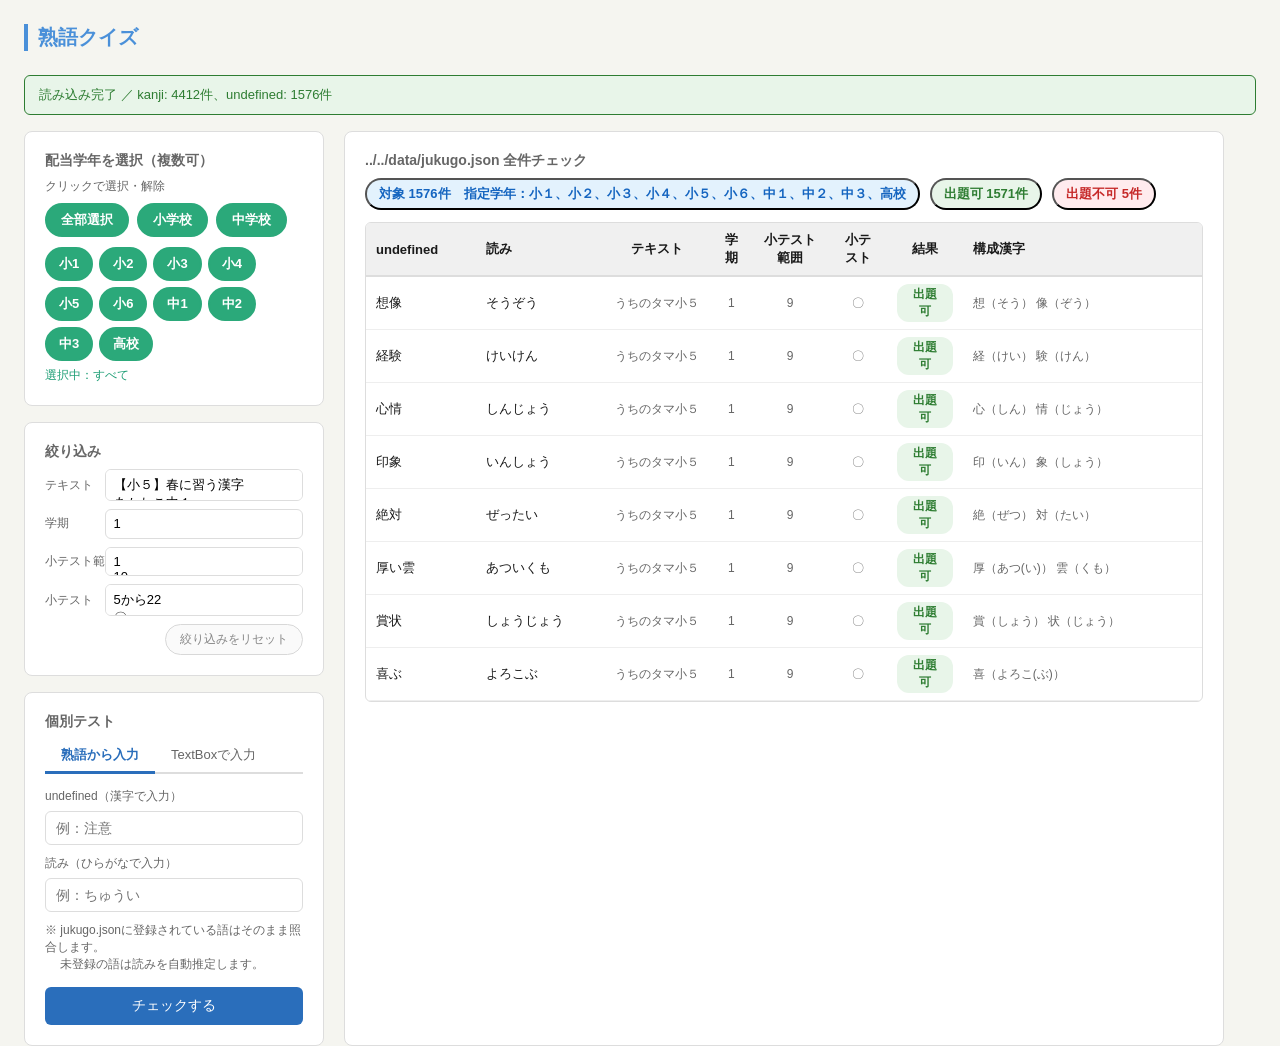
<file: apps/checkGrade/checkGrade_index_v5.html>
<!DOCTYPE html>
<html lang="ja">
<head>
<meta charset="UTF-8">
<meta name="viewport" content="width=device-width, initial-scale=1.0">
<link rel="icon" href="data:,">
<title>配当学年チェック</title>
<link rel="stylesheet" href="../../core/ui/common.css">
<link rel="stylesheet" href="./checkGrade.css">
</head>
<body>

<h1 id="page-title">配当学年チェック</h1>
<div id="status">JSONファイルを読み込み中...</div>

<div class="layout">

  <!-- 左カラム -->
  <div>

    <!-- 学年選択 -->
    <div class="panel">
      <h2>配当学年を選択（複数可）</h2>
      <p class="hint">クリックで選択・解除</p>
      <div class="bulk-row">
        <button class="bulk-btn" id="btn-all-grades" onclick="selectAllGrades()">全部選択</button>
        <button class="bulk-btn" id="btn-elem" onclick="selectElem()">小学校</button>
        <button class="bulk-btn" id="btn-jh" onclick="selectJH()">中学校</button>
      </div>
      <div class="grade-buttons" id="grade-buttons"></div>
      <div class="selected-label" id="selected-label">選択中：なし</div>
    </div>

    <!-- 絞り込み（jukugo-config.jsのfilterLabelsから動的生成） -->
    <div class="panel">
      <h2 id="filter-title">絞り込み（全件チェック用）</h2>
      <div id="filter-rows"></div>
      <div style="text-align:right; margin-top:4px">
        <button class="btn-reset" onclick="resetFilters()">絞り込みをリセット</button>
      </div>
    </div>

    <!-- 個別テスト -->
    <div class="panel">
      <h2 id="single-title">個別テスト</h2>

      <!-- モード切り替えタブ -->
      <div class="tab-row">
        <button class="tab-btn active" id="tab-jukugo" onclick="switchTab('jukugo')">
          熟語から入力
        </button>
        <button class="tab-btn" id="tab-textbox" onclick="switchTab('textbox')">
          TextBoxで入力
        </button>
      </div>

      <!-- 熟語から入力モード（従来通り） -->
      <div class="tab-panel active" id="panel-jukugo">
        <div class="input-row">
          <label id="label-word">語（漢字で入力）</label>
          <input type="text" id="input-word" placeholder="例：注意">
        </div>
        <div class="input-row">
          <label>読み（ひらがなで入力）</label>
          <input type="text" id="input-yomi" placeholder="例：ちゅうい">
        </div>
        <p class="hint" style="margin-bottom:8px">
          ※ jukugo.jsonに登録されている語はそのまま照合します。<br>
          　 未登録の語は読みを自動推定します。
        </p>
        <button class="btn-run" id="btn-single" disabled onclick="runSingle()">チェックする</button>
      </div>

      <!-- TextBox入力モード（autoSplitter.js使用） -->
      <div class="tab-panel" id="panel-textbox">
        <div class="input-row">
          <label>語（漢字で入力）</label>
          <input type="text" id="tb-word" placeholder="例：厚い雲">
        </div>
        <div class="input-row">
          <label>読み（ひらがなで入力）</label>
          <input type="text" id="tb-yomi" placeholder="例：あついくも">
        </div>
        <p class="hint" style="margin-bottom:8px">
          ※ jukugo.jsonに登録されていない語でもチェックできます。<br>
          　 読みは自動で漢字ごとに分解します。
        </p>
        <button class="btn-run" id="btn-textbox" disabled onclick="runTextBox()">チェックする</button>
      </div>

      <div id="single-result"></div>
    </div>

  </div>

  <!-- 右カラム -->
  <div class="panel">
    <h2 id="all-check-title">全件チェック</h2>
    <div class="summary" id="summary" style="display:none"></div>
    <div class="table-wrap" id="table-wrap" style="display:none">
      <table>
        <thead id="table-head"></thead>
        <tbody id="result-body"></tbody>
      </table>
    </div>
  </div>

</div>

<!-- 設定ファイル・エンジン読み込み -->
<script src="../jukugo/jukugo-config.js"></script>
<script src="../../core/grade/kanjiData.js"></script>
<script src="../../core/grade/readingUtils.js"></script>
<script src="../../core/grade/gradeChecker.js"></script>
<script src="../../core/grade/autoSplitter.js"></script>
<script>

let kanjiMap       = null;
let gradeData      = null;
let jukugoData     = null;
let jukugoSchema   = null;
let filterKeys     = [];
let selectedGrades = [];
let resultViewMode = "all"; // all / ok / ng

// ===================================================
// データ読み込み
// ===================================================
async function loadJSON(path) {
  const res = await fetch(path);
  if (!res.ok) throw new Error(`${path} の読み込みに失敗しました`);
  return res.json();
}

async function init() {
  const status = document.getElementById("status");

  document.title                                          = APP_CONFIG.appTitle;
  document.getElementById("page-title").textContent      = APP_CONFIG.appTitle;
  document.getElementById("all-check-title").textContent = `${APP_CONFIG.dataFile} 全件チェック`;
  document.getElementById("filter-title").textContent    = `絞り込み`;
  document.getElementById("single-title").textContent    = `個別テスト`;
  document.getElementById("label-word").textContent      = `${APP_CONFIG.dataLabel}（漢字で入力）`;

  try {
    const [kanjiJson, gradeJson, dataJson] = await Promise.all([
      loadJSON("../../data/kanji.json"),
      loadJSON("../../data/gradejson.json"),
      loadJSON("../../data/" + APP_CONFIG.dataFile)
    ]);

    kanjiMap     = buildKanjiMap(kanjiJson.data);
    gradeData    = gradeJson.data;
    jukugoData   = dataJson.data;
    jukugoSchema = dataJson.schema;

    filterKeys = jukugoSchema.slice(4);

    status.textContent =
      `読み込み完了 ／ kanji: ${kanjiJson.data.length}件、${APP_CONFIG.dataLabel}: ${jukugoData.length}件`;
    status.classList.add("loaded");

    buildGradeButtons();
    buildFilterRows();
    buildFilterOptions();
    buildTableHead();

    selectedGrades = gradeData.map(r => r[3]);
    document.querySelectorAll(".grade-btn").forEach(b => b.classList.add("selected"));
    updateSelectedLabel();
    updateBulkButtons();
    runAll();

    document.getElementById("btn-single").disabled  = false;
    document.getElementById("btn-textbox").disabled = false;

  } catch(e) {
    status.textContent = "エラー: " + e.message;
  }
}

// ===================================================
// タブ切り替え
// ===================================================
function switchTab(mode) {
  ["jukugo", "textbox"].forEach(m => {
    document.getElementById(`tab-${m}`).classList.toggle("active", m === mode);
    document.getElementById(`panel-${m}`).classList.toggle("active", m === mode);
  });
  // 結果表示をリセット
  const result = document.getElementById("single-result");
  result.style.display = "none";
  result.className = "";
}

// ===================================================
// フィルター行をschemaから動的生成
// ===================================================
function buildFilterRows() {
  const container = document.getElementById("filter-rows");
  container.innerHTML = "";

  filterKeys.forEach(key => {
    const label = APP_CONFIG.filterLabels?.[key] ?? key;
    const row = document.createElement("div");
    row.className = "filter-row";
    row.innerHTML = `
      <label>${label}</label>
      <select id="filter-${key}" multiple size="1"></select>
    `;
    container.appendChild(row);
  });
}

function buildTableHead() {
  const thead = document.getElementById("table-head");
  const filterLabels = filterKeys.map(k => APP_CONFIG.filterLabels?.[k] ?? k);
  thead.innerHTML = `
    <tr>
      <th class="left">${APP_CONFIG.dataLabel}</th>
      <th class="left">読み</th>
      ${filterLabels.map(l => `<th>${l}</th>`).join("")}
      <th>結果</th>
      <th class="left">構成漢字</th>
    </tr>
  `;
}

// ===================================================
// 学年ボタン生成
// ===================================================
function gradeCodeToLabel(code) {
  const row = gradeData.find(r => r[3] === code);
  return row ? row[1] : code;
}

function gradeCodeToOrder(code) {
  const row = gradeData.find(r => r[3] === code);
  return row ? row[0] : "99";
}

function buildGradeButtons() {
  const container = document.getElementById("grade-buttons");
  gradeData.forEach(row => {
    const btn = document.createElement("button");
    const code = row[3];
    let typeClass = "hs";
    if (code.startsWith("E")) typeClass = "elem";
    else if (code.startsWith("J")) typeClass = "jh";
    btn.className    = "grade-btn " + typeClass;
    btn.textContent  = row[2];
    btn.dataset.code = code;
    btn.addEventListener("click", () => toggleGrade(btn, code));
    container.appendChild(btn);
  });
}

function toggleGrade(btn, code) {
  if (selectedGrades.includes(code)) {
    selectedGrades = selectedGrades.filter(g => g !== code);
    btn.classList.remove("selected");
  } else {
    selectedGrades.push(code);
    btn.classList.add("selected");
  }
  updateSelectedLabel();
  updateBulkButtons();
  runAll();
}

function selectAllGrades() {
  const allCodes = gradeData.map(r => r[3]);
  const isAll = allCodes.every(c => selectedGrades.includes(c));
  if (isAll) {
    selectedGrades = [];
    document.querySelectorAll(".grade-btn").forEach(b => b.classList.remove("selected"));
  } else {
    selectedGrades = [...allCodes];
    document.querySelectorAll(".grade-btn").forEach(b => b.classList.add("selected"));
  }
  updateSelectedLabel();
  updateBulkButtons();
  runAll();
}

function selectElem() {
  const elemCodes = gradeData.filter(r => r[3].startsWith("E")).map(r => r[3]);
  const allSel = elemCodes.every(c => selectedGrades.includes(c));
  if (allSel) {
    selectedGrades = selectedGrades.filter(c => !elemCodes.includes(c));
    document.querySelectorAll(".grade-btn.elem").forEach(b => b.classList.remove("selected"));
  } else {
    elemCodes.forEach(c => { if (!selectedGrades.includes(c)) selectedGrades.push(c); });
    document.querySelectorAll(".grade-btn.elem").forEach(b => b.classList.add("selected"));
  }
  updateSelectedLabel();
  updateBulkButtons();
  runAll();
}

function selectJH() {
  const jhCodes = gradeData.filter(r => r[3].startsWith("J")).map(r => r[3]);
  const allSel = jhCodes.every(c => selectedGrades.includes(c));
  if (allSel) {
    selectedGrades = selectedGrades.filter(c => !jhCodes.includes(c));
    document.querySelectorAll(".grade-btn.jh").forEach(b => b.classList.remove("selected"));
  } else {
    jhCodes.forEach(c => { if (!selectedGrades.includes(c)) selectedGrades.push(c); });
    document.querySelectorAll(".grade-btn.jh").forEach(b => b.classList.add("selected"));
  }
  updateSelectedLabel();
  updateBulkButtons();
  runAll();
}

function updateBulkButtons() {
  const allCodes  = gradeData.map(r => r[3]);
  const elemCodes = gradeData.filter(r => r[3].startsWith("E")).map(r => r[3]);
  const jhCodes   = gradeData.filter(r => r[3].startsWith("J")).map(r => r[3]);
  document.getElementById("btn-all-grades").className =
    "bulk-btn" + (allCodes.every(c => selectedGrades.includes(c)) ? " active" : "");
  document.getElementById("btn-elem").className =
    "bulk-btn" + (elemCodes.every(c => selectedGrades.includes(c)) ? " active" : "");
  document.getElementById("btn-jh").className =
    "bulk-btn" + (jhCodes.every(c => selectedGrades.includes(c)) ? " active" : "");
}

function updateSelectedLabel() {
  const label = document.getElementById("selected-label");
  if (selectedGrades.length === 0) { label.textContent = "選択中：なし"; return; }
  const allCodes = gradeData.map(r => r[3]);
  if (selectedGrades.length === allCodes.length) { label.textContent = "選択中：すべて"; return; }
  const names = selectedGrades.map(code => {
    const row = gradeData.find(r => r[3] === code);
    return row ? row[2] : code;
  });
  label.textContent = "選択中：" + names.join("、");
}

// ===================================================
// 絞り込みオプション生成（連動セレクトボックス）
// ===================================================
function schemaIndex(key) {
  return jukugoSchema.indexOf(key);
}

function formatFilterValue(key, value) {
  const formatter = APP_CONFIG.filterFormatters?.[key];
  return formatter ? formatter(value, gradeData) : String(value);
}

function sortFilterValues(key, values) {
  const sorter = APP_CONFIG.filterSorters?.[key];
  if (sorter) return [...values].sort((a, b) => sorter(a, b, gradeData));
  return [...values].sort();
}

function getSelectedFilterValues(key) {
  const sel = document.getElementById(`filter-${key}`);
  if (!sel) return [];
  return [...sel.selectedOptions].map(opt => opt.value);
}

function rebuildSelect(key, values, selectedValues) {
  const sel = document.getElementById(`filter-${key}`);
  if (!sel) return;

  sel.innerHTML = "";

  sortFilterValues(key, values).forEach(v => {
    const opt = document.createElement("option");
    opt.value       = String(v);
    opt.textContent = formatFilterValue(key, v);

    if (selectedValues.includes(String(v))) {
      opt.selected = true;
    }

    sel.appendChild(opt);
  });
}

function updateFilterOptions() {
  const currentValues = {};
  filterKeys.forEach(key => {
    currentValues[key] = getSelectedFilterValues(key);
  });

  filterKeys.forEach(key => {
    const idx = schemaIndex(key);
    const values = [
      ...new Set(
        jukugoData
          .map(r => r[idx])
          .filter(v => v !== undefined && v !== null && v !== "")
      )
    ];
    rebuildSelect(key, values, currentValues[key]);
  });
}

function buildFilterOptions() {
  updateFilterOptions();

  filterKeys.forEach(key => {
    const sel = document.getElementById(`filter-${key}`);
    if (!sel) return;

    sel.addEventListener("change", () => {
      runAll();
    });
  });
}

function resetFilters() {
  filterKeys.forEach(key => {
    const sel = document.getElementById(`filter-${key}`);
    if (!sel) return;
    [...sel.options].forEach(opt => opt.selected = false);
  });
  runAll();
}

function getFilteredData() {
  return jukugoData.filter(row => {
    return filterKeys.every(key => {
      const selectedValues = getSelectedFilterValues(key);

      // 何も選択していない場合は「すべて」
      if (selectedValues.length === 0) return true;

      const idx = schemaIndex(key);
      return selectedValues.includes(String(row[idx]));
    });
  });
}

// ===================================================
// 個別テスト（熟語から入力モード）
// jukugo.jsonに登録済みの語はそのまま照合する。
// 未登録の語は autoSplitter.js の buildKanjiReading() で推定する。
// ===================================================
function runSingle() {
  const word   = document.getElementById("input-word").value.trim();
  const yomi   = document.getElementById("input-yomi").value.trim();
  const result = document.getElementById("single-result");

  if (!word) { showResult(result, "err", `${APP_CONFIG.dataLabel}を入力してください。`); return; }
  if (!yomi) { showResult(result, "err", "読みを入力してください。"); return; }

  // jukugo.jsonに登録済みか確認
  const found = jukugoData.find(row => row[JUKUGO.WORD] === word && row[JUKUGO.YOMI] === yomi);
  let kanjiReading;

  if (found) {
    // 登録済み：kanji_readingをそのまま使用
    kanjiReading = found[JUKUGO.KANJI_READING];
  } else {
    // 未登録：autoSplitter.js で読みを推定
    kanjiReading = buildKanjiReading(word, yomi, kanjiMap);
  }

  if (!kanjiReading || kanjiReading.length === 0) {
    showResult(result, "err", `「${word}」の漢字がkanji.jsonに見つかりませんでした。`);
    return;
  }

  const limitGrades = selectedGrades.length > 0 ? selectedGrades : gradeData.map(r => r[3]);
  const dummyRow    = [word, yomi, "", kanjiReading, ...new Array(filterKeys.length).fill("")];
  const ok          = checkGrade(dummyRow, limitGrades, kanjiMap, gradeData);

  showSingleResult(result, ok, word, yomi, limitGrades, kanjiReading,
    found ? "" : "（未登録語：読みを自動推定）");
}

// ===================================================
// 個別テスト（TextBox入力モード）
// autoSplitter.js の buildKanjiReading() で読みを推定する。
// ===================================================
function runTextBox() {
  const word   = document.getElementById("tb-word").value.trim();
  const yomi   = document.getElementById("tb-yomi").value.trim();
  const result = document.getElementById("single-result");

  if (!word) { showResult(result, "err", "語を入力してください。"); return; }
  if (!yomi) { showResult(result, "err", "読みを入力してください。"); return; }

  const kanjiReading = buildKanjiReading(word, yomi, kanjiMap);

  if (!kanjiReading || kanjiReading.length === 0) {
    showResult(result, "err", `「${word}」の漢字がkanji.jsonに見つかりませんでした。`);
    return;
  }

  const limitGrades = selectedGrades.length > 0 ? selectedGrades : gradeData.map(r => r[3]);
  const dummyRow    = [word, yomi, "", kanjiReading, ...new Array(filterKeys.length).fill("")];
  const ok          = checkGrade(dummyRow, limitGrades, kanjiMap, gradeData);

  showSingleResult(result, ok, word, yomi, limitGrades, kanjiReading, "（TextBox入力）");
}

// ===================================================
// 個別テスト結果の表示（共通）
// ===================================================
function showSingleResult(result, ok, word, yomi, limitGrades, kanjiReading, note) {
  const gradeNames = limitGrades.map(code => {
    const row = gradeData.find(r => r[3] === code);
    return row ? row[1] : code;
  }).join("、");
  const kanjiList = kanjiReading.map(k => `${k[0]}（${k[1] || "?"}）`).join("、");
  const noteText  = note ? `\n${note}` : "";

  if (ok) {
    showResult(result, "ok",
      `✓ 出題できます\n${APP_CONFIG.dataLabel}：${word}（${yomi}）\n指定学年：${gradeNames}\n構成漢字：${kanjiList}${noteText}`);
  } else {
    showResult(result, "ng",
      `✗ 出題できません\n${APP_CONFIG.dataLabel}：${word}（${yomi}）\n指定学年：${gradeNames}\n構成漢字：${kanjiList}${noteText}`);
  }
}

function showResult(el, type, text) {
  el.style.display = "block";
  el.className     = type;
  el.textContent   = text;
}

function setResultViewMode(mode) {
  resultViewMode = mode;
  runAll();
}

// ===================================================
// 全件テスト
// ===================================================
function runAll() {

  if (!kanjiMap || !gradeData || !jukugoData) return;

  const limitGrades  = selectedGrades.length > 0 ? selectedGrades : gradeData.map(r => r[3]);
  const filteredData = getFilteredData();
  const gradeNames   = selectedGrades.length > 0
    ? selectedGrades.map(code => {
        const row = gradeData.find(r => r[3] === code);
        return row ? row[1] : code;
      }).join("、")
    : "すべて";

  let okCount = 0;
  let ngCount = 0;
  const tbody = document.getElementById("result-body");
  tbody.innerHTML = "";

filteredData.forEach(row => {
  const ok = checkGrade(row, limitGrades, kanjiMap, gradeData);
  ok ? okCount++ : ngCount++;

  // 表示モードに応じて、表に出す行を絞る
  if (resultViewMode === "ok" && !ok) return;
  if (resultViewMode === "ng" && ok) return;

  const kanjiList = (row[JUKUGO.KANJI_READING] || []).map(k => `${k[0]}（${k[1]}）`).join(" ");

    const filterCells = filterKeys.map(key => {
      const idx     = schemaIndex(key);
      const val     = row[idx];
      const display = (val !== undefined && val !== null && val !== "")
        ? formatFilterValue(key, val) : "";
      return `<td class="detail">${display}</td>`;
    }).join("");

    const tr = document.createElement("tr");
    tr.innerHTML = `
      <td class="left">${row[JUKUGO.WORD]}</td>
      <td class="left">${row[JUKUGO.YOMI]}</td>
      ${filterCells}
      <td><span class="badge ${ok ? "ok" : "ng"}">${ok ? "出題可" : "出題不可"}</span></td>
      <td class="detail left">${kanjiList}</td>
    `;
    tbody.appendChild(tr);
  });

  const summary = document.getElementById("summary");
  summary.style.display = "flex";
summary.innerHTML = `
  <button class="summary-item total" onclick="setResultViewMode('all')">
    対象 ${filteredData.length}件　指定学年：${gradeNames}
  </button>
  <button class="summary-item ok" onclick="setResultViewMode('ok')">
    出題可 ${okCount}件
  </button>
  <button class="summary-item ng" onclick="setResultViewMode('ng')">
    出題不可 ${ngCount}件
  </button>
`;

  document.getElementById("table-wrap").style.display = "block";
}

init();
</script>
</body>
</html>
</file>
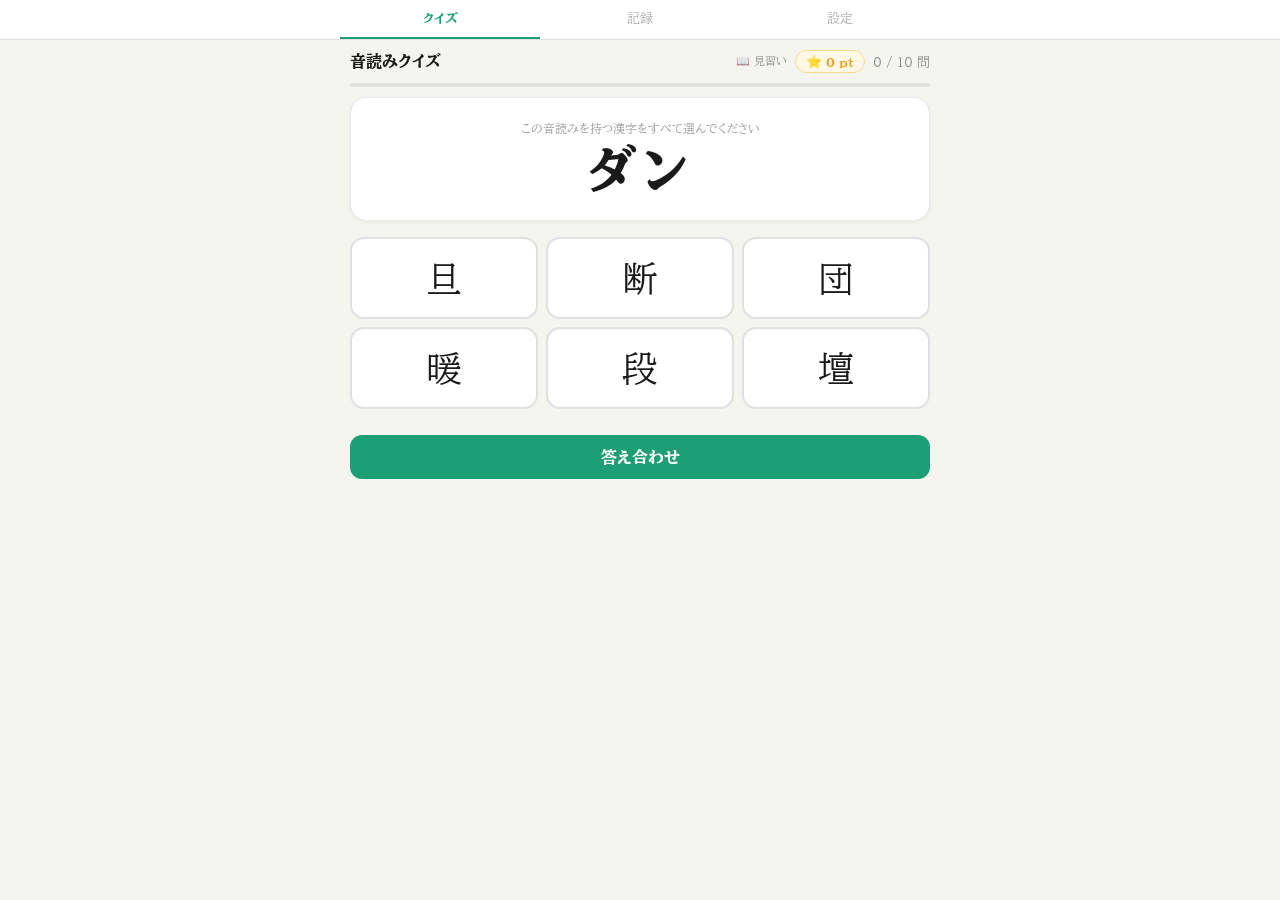
<file: apps/onyomi/onyomi_index.html>
<!DOCTYPE html>
<html lang="ja">
<head>
<meta charset="UTF-8">
<meta name="viewport" content="width=device-width, initial-scale=1.0, maximum-scale=1.0">
<title>音読みクイズ</title>
<link rel="preconnect" href="https://fonts.googleapis.com">
<link rel="preconnect" href="https://fonts.gstatic.com" crossorigin>
<link href="https://fonts.googleapis.com/css2?family=BIZ+UDPMincho&display=swap" rel="stylesheet">
<link rel="icon" href="data:,">
<link rel="stylesheet" href="../../core/ui/common.css">
<link rel="stylesheet" href="./onyomi.css">
<script>
const APP_CONFIG = {
  appId    : 'onyomi_app',
  appTitle : '音読みクイズ'
};
</script>
<script src="../../core/ui/tabs.js"></script>
<script src="../../core/strage/points.js"></script>
<script src="../../core/strage/records.js"></script>
</head>
<body>

<!-- タブバー -->
<div class="tab-bar">
  <button class="tab-btn active" onclick="AppCore.tabs.switchMain('quiz',this)">クイズ</button>
  <button class="tab-btn" onclick="AppCore.tabs.switchMain('record',this)">記録</button>
  <button class="tab-btn" onclick="AppCore.tabs.switchMain('settings',this)">設定</button>
</div>

<!-- クイズページ -->
<div id="page-quiz" class="page active">
  <div class="header">
    <div>
      <div class="title">音読みクイズ</div>
      <div style="font-size:11px;color:#bbb;margin-top:1px" id="point-rank-disp"></div>
    </div>
    <div style="display:flex;align-items:center;gap:8px">
      <div style="font-size:11px;color:#888" id="header-rank-disp"></div>
      <div class="point-disp"><span class="point-star">⭐</span><span id="point-disp">0 pt</span></div>
      <div style="display:flex;flex-direction:column;align-items:flex-end;gap:2px">
        <div style="font-size:11px;color:#bbb" id="session-disp"></div>
        <div class="score" id="score-disp">0 / 10 問</div>
      </div>
    </div>
  </div>
  <div class="progress-bar"><div class="progress-fill" id="prog" style="width:0%"></div></div>
  <div id="quiz-area"></div>
  <div id="weak-area"></div>
</div>

<!-- 記録ページ -->
<div class="page" id="page-record">
  <div class="rec-header">
    <span class="rec-title">学習記録</span>
  </div>
  <div class="sub-tab-bar">
    <button class="sub-tab active" onclick="AppCore.tabs.switchSub('list',this)">一覧</button>
    <button class="sub-tab" onclick="AppCore.tabs.switchSub('delete',this)">記録を削除</button>
  </div>

  <!-- 一覧タブ -->
  <div id="sub-list">
    <div class="print-filter-row">
      <label class="print-filter-label">以降の記録を表示</label>
      <input type="date" id="print-date-from" class="print-date-input" onchange="renderPrintPreview()">
      <button class="print-clear-btn" onclick="clearDateFilter()">クリア</button>
    </div>
    <div class="print-btn-row">
      <button class="print-trigger-btn" onclick="printRecords()">🖨 印刷する</button>
    </div>
    <div class="print-area" id="print-area"></div>
  </div>

  <!-- 記録を削除タブ -->
  <div id="sub-delete" style="display:none">
    <div class="delete-confirm-card">
      <div class="delete-confirm-icon">⚠️</div>
      <div class="delete-confirm-title">学習記録をすべて削除します</div>
      <div class="delete-confirm-note">この操作は元に戻せません。</div>
      <div class="delete-confirm-btns">
        <button class="delete-exec-btn" onclick="execClearRecords()">削除する</button>
        <button class="delete-cancel-btn" onclick="cancelDelete()">キャンセル</button>
      </div>
    </div>
  </div>
</div>

<!-- 設定ページ -->
<div id="page-settings" class="page">
  <div id="settings-area"></div>
</div>

<script>
(function(){
// データは namuminKanji2022.json から読み込む
const STORAGE_FOCUS = 'onyomi_focus_kanji';
// STORAGE_POINTS → points.js (AppCore.points) に移行済み
// STORAGE_RECORDS → records.js (AppCore.records) に移行済み

// ---- タブ切替 ----
// switchTab → AppCore.tabs.switchMain に移行済み
AppCore.tabs.onSwitch('record',   () => renderPrintPreview());
AppCore.tabs.onSwitch('settings', () => renderSettingsPage());
// 後方互換（他箇所からの switchTab() 呼び出し用）
function switchTab(tab) { AppCore.tabs.switchMain(tab, null); }
window.switchTab = switchTab;

// ---- データ読み込み ----
// 新JSON形式: { "よみ": [{k, g}, ...], ... } に対応
let db = null, idx = null;
function loadChunk(resolve) {
  const RAW = globalThis._RAW;
  db = []; idx = {};
  const kanjMap = {}; // 漢字文字 → db内インデックス の一時マップ
  for (const reading of Object.keys(RAW)) {
    if (!idx[reading]) idx[reading] = [];
    for (const item of RAW[reading]) {
      const k = item.k;
      if (kanjMap[k] === undefined) {
        db.push({ k: k, r: [reading], g: item.g });
        kanjMap[k] = db.length - 1;
      } else {
        // 同じ漢字が複数の読みに登場する場合、読みを追記
        if (!db[kanjMap[k]].r.includes(reading)) {
          db[kanjMap[k]].r.push(reading);
        }
      }
      idx[reading].push(kanjMap[k]);
    }
  }
  resolve();
}

// ---- 永続データ ----
function loadFocusFromStorage() {
  try { const r=localStorage.getItem(STORAGE_FOCUS); return r?JSON.parse(r):[]; } catch(e){return[];}
}
function saveFocusToStorage(arr) {
  try { localStorage.setItem(STORAGE_FOCUS, JSON.stringify(arr)); } catch(e){}
}
// loadRecords / saveRecords → records.js のグローバル後方互換関数を使用

// ---- 状態 ----
let selectedGrades = new Set();
let focusKanji = loadFocusFromStorage();
let focusRatio = 'all'; // 重点漢字の出題割合: 'all' | 'half' | 'none'

let targetCount = 10;

// ---- ポイント・レベル ----
// LEVELS → LEVELS に移行済み
// getRank → AppCore.points に移行済み
// getNextRank → AppCore.points に移行済み
// loadPoints → AppCore.points に移行済み
// savePoints → AppCore.points に移行済み
let totalPoints = loadPoints();
let weakMap = {}, score = 0, total = 0;
let sessionCount = 0;
let currentQ = null, selected = new Set(), answered = false;
let quizActive = false;
let questionQueue = [];

// セッション内の正解した音読みを記録
let correctReadings = new Set();
// セッション内の出題音読み・間違えた漢字を記録
let wordsPlayed = [];
let wrongKanji  = [];

function rand(n){return Math.floor(Math.random()*n);}
function shuffle(a){const b=[...a];for(let i=b.length-1;i>0;i--){const j=rand(i+1);[b[i],b[j]]=[b[j],b[i]];}return b;}

function getFilteredDb(){
  if(selectedGrades.size===0) return db.filter(e=>e.r.length>0);
  return db.filter(e=>e.r.length>0&&selectedGrades.has(e.g));
}
function countByGrade(g){
  if(!db) return 0;
  if(g===0) return db.filter(e=>e.r.length>0).length;
  return db.filter(e=>e.r.length>0&&e.g===g).length;
}

// ---- 問題生成 ----
// ---- 問題生成 ----
const PANEL_SIZE = 6;

function uniqueIdxs(idxs){
  const seen = new Set();
  const out = [];
  for(const i of idxs){
    if(i === undefined || i < 0) continue;
    const k = db[i].k;
    if(seen.has(k)) continue;
    seen.add(k);
    out.push(i);
  }
  return out;
}

function getMaxSameReadingPerSession(n){
  // 「20%以上を同じ読みにしない」ため、10問なら最大2問。
  // 5問以下でも重点漢字を出せるよう、最低1問は許可する。
  return Math.max(1, Math.floor(n * 0.2));
}

function addReadingUse(map, reading){
  map[reading] = (map[reading] || 0) + 1;
}

function canUseReading(map, reading){
  return (map[reading] || 0) < getMaxSameReadingPerSession(targetCount);
}

function buildPoolReadingIdx(pool){
  const poolReadingIdx = {};
  for(const i of pool){
    for(const r of db[i].r){
      if(!poolReadingIdx[r]) poolReadingIdx[r] = [];
      poolReadingIdx[r].push(i);
    }
  }
  for(const r of Object.keys(poolReadingIdx)){
    poolReadingIdx[r] = uniqueIdxs(poolReadingIdx[r]);
  }
  return poolReadingIdx;
}

function buildNormalQuestion(pool, readingUse = {}){
  // 通常問題：出題範囲内で同じ読みの漢字をすべて正解に含める。
  const poolReadingIdx = buildPoolReadingIdx(pool);

  // 正解が1個だけの読みは通常問題では出さない。
  const validReadings = shuffle(Object.keys(poolReadingIdx).filter(r =>
    poolReadingIdx[r].length >= 2 && canUseReading(readingUse, r)
  ));

  for(const reading of validReadings){
    const correctPool = poolReadingIdx[reading];

    // 正解が6個を超える場合は、表示できる6個だけランダムに選ぶ。
    const chosenCorrect = correctPool.length > PANEL_SIZE
      ? shuffle(correctPool).slice(0, PANEL_SIZE)
      : [...correctPool];

    // 正解が6個未満なら、残りを「その読みを持たない漢字」で埋める。
    const wrongNeeded = PANEL_SIZE - chosenCorrect.length;
    const correctKeys = new Set(chosenCorrect.map(i => db[i].k));
    const wrongPool = pool.filter(i =>
      !correctKeys.has(db[i].k) && !db[i].r.includes(reading)
    );

    if(wrongPool.length < wrongNeeded) continue;

    const chosenWrong = shuffle(wrongPool).slice(0, wrongNeeded);
    const choices = shuffle([...chosenCorrect, ...chosenWrong]).map(i => db[i]);
    const correctSet = new Set(chosenCorrect.map(i => db[i].k));

    return { reading, correctSet, choices: choices.map(e => e.k) };
  }
  return null;
}

function buildFocusQuestion(focusK, pool){
  // 関数名は変更しない。
  // 文字1つでも、{reading, focusIdxs} のグループ形式でも受け取れるようにする。
  let reading;
  let focusIdxs;

  if(typeof focusK === 'object' && focusK !== null && focusK.reading && Array.isArray(focusK.focusIdxs)){
    reading = focusK.reading;
    focusIdxs = uniqueIdxs(focusK.focusIdxs).filter(i => db[i].r.includes(reading));
  }else{
    const entryIdx = db.findIndex(e => e.k === focusK);
    if(entryIdx < 0 || !db[entryIdx].r.length) return null;

    const filteredReadings = new Set(pool.flatMap(i => db[i].r));
    const preferredR = db[entryIdx].r.filter(r => filteredReadings.has(r));
    const candidateR = preferredR.length > 0 ? preferredR : db[entryIdx].r;

    reading = candidateR[rand(candidateR.length)];
    focusIdxs = [entryIdx];
  }

  if(!reading || !focusIdxs.length) return null;

  // 重点漢字を最優先でパネルに入れる。
  const chosenFocus = focusIdxs.slice(0, PANEL_SIZE);
  const focusKeys = new Set(chosenFocus.map(i => db[i].k));

  // 出題範囲内の同じ読みを追加。ただし重点漢字を優先し、残り枠だけ採用。
  const sameReadingPool = pool.filter(i =>
    !focusKeys.has(db[i].k) && db[i].r.includes(reading)
  );
  const sameSlots = shuffle(sameReadingPool).slice(0, PANEL_SIZE - chosenFocus.length);

  const usedKeys = new Set([...focusKeys, ...sameSlots.map(i => db[i].k)]);

  // 残りは不正解、つまり「この読みを持たない漢字」で埋める。
  const wrongNeeded = PANEL_SIZE - chosenFocus.length - sameSlots.length;
  const wrongPool = pool.filter(i =>
    !usedKeys.has(db[i].k) && !db[i].r.includes(reading)
  );

  if(wrongPool.length < wrongNeeded) return null;

  const wrongSlots = shuffle(wrongPool).slice(0, wrongNeeded);
  const choices = shuffle([...chosenFocus, ...sameSlots, ...wrongSlots]).map(i => db[i]);

  // 表示されたパネルの中で、指定の読みを持つ漢字を正解にする。
  const correctSet = new Set(
    choices.filter(e => e.r.includes(reading)).map(e => e.k)
  );

  return { reading, correctSet, choices: choices.map(e => e.k) };
}

function buildFocusGroups(pool, maxFocusQuestions){
  if(maxFocusQuestions <= 0) return [];

  const focusIdxs = uniqueIdxs(
    focusKanji.map(k => db.findIndex(e => e.k === k && e.r.length > 0))
  );
  if(!focusIdxs.length) return [];

  const poolReadings = new Set(pool.flatMap(i => db[i].r));
  const byReading = {};

  for(const idx of focusIdxs){
    for(const r of db[idx].r){
      if(!byReading[r]) byReading[r] = [];
      byReading[r].push(idx);
    }
  }

  for(const r of Object.keys(byReading)){
    byReading[r] = uniqueIdxs(byReading[r]);
  }

  const groups = [];
  const usedFocus = new Set();
  const readingUse = {};
  const maxSameReading = getMaxSameReadingPerSession(targetCount);

  // 同じ読みの重点漢字をできるだけ1問にまとめる。
  // 例：コウの重点漢字が10個なら、6個 + 4個の2問に分ける。
  while(groups.length < maxFocusQuestions && usedFocus.size < focusIdxs.length){
    let best = null;

    for(const reading of Object.keys(byReading)){
      const remaining = byReading[reading].filter(i => !usedFocus.has(i));
      if(!remaining.length) continue;

      const slotsLeftForReading = maxSameReading - (readingUse[reading] || 0);
      if(slotsLeftForReading <= 0) continue;

      // まだ未使用の重点漢字を最も多く含む読みを優先する。
      const score = remaining.length * 100 + (poolReadings.has(reading) ? 1 : 0);
      if(!best || score > best.score){
        best = { reading, focusIdxs: remaining, slotsLeftForReading, score };
      }
    }

    if(!best) break;

    const shuffledFocus = shuffle(best.focusIdxs);
    const chunksAllowed = Math.min(
      best.slotsLeftForReading,
      maxFocusQuestions - groups.length,
      Math.ceil(shuffledFocus.length / PANEL_SIZE)
    );

    for(let c = 0; c < chunksAllowed; c++){
      const chunk = shuffledFocus.slice(c * PANEL_SIZE, (c + 1) * PANEL_SIZE);
      if(!chunk.length) continue;

      groups.push({ reading: best.reading, focusIdxs: chunk });
      addReadingUse(readingUse, best.reading);
      for(const idx of chunk) usedFocus.add(idx);
    }
  }

  return shuffle(groups);
}

function readingCountMap(queue){
  const m = {};
  for(const q of queue){
    if(!q || !q.reading) continue;
    m[q.reading] = (m[q.reading] || 0) + 1;
  }
  return m;
}

function hardLimitQueueByReading(queue, pool){
  // 最終安全装置：どの経路で作られた問題でも、同じ読みが20%を超えないようにする。
  const maxSameReading = getMaxSameReadingPerSession(targetCount);
  const readingUse = {};
  const out = new Array(queue.length).fill(null);

  for(let i = 0; i < queue.length; i++){
    const q = queue[i];
    if(!q || !q.reading || !q.choices || q.choices.length !== PANEL_SIZE) continue;
    if((readingUse[q.reading] || 0) >= maxSameReading) continue;
    out[i] = q;
    addReadingUse(readingUse, q.reading);
  }

  for(let i = 0; i < out.length; i++){
    if(out[i]) continue;
    const q = buildNormalQuestion(pool, readingUse);
    if(q && q.choices && q.choices.length === PANEL_SIZE){
      out[i] = q;
      addReadingUse(readingUse, q.reading);
    }
  }

  // 開発確認用。ブラウザのF12→Consoleで出題読みの内訳を確認できる。
  console.log('reading counts', readingCountMap(out));
  return out;
}

function buildQuestionQueue(){
  const fdb = getFilteredDb();
  const pool = fdb.map(e => db.findIndex(d => d.k === e.k));
  if(pool.length < PANEL_SIZE) return [];

  const n = targetCount;
  const queue = new Array(n).fill(null);
  const readingUse = {};

  const maxFocus = focusRatio === 'none'
    ? 0
    : focusRatio === 'half'
      ? Math.floor(n / 2)
      : n;

  const focusGroups = buildFocusGroups(pool, maxFocus);
  const slots = shuffle([...Array(n).keys()]);
  let slotPos = 0;

  // 重点漢字問題を先に配置する。
  for(const group of focusGroups){
    if(slotPos >= slots.length) break;
    if(!canUseReading(readingUse, group.reading)) continue;

    const q = buildFocusQuestion(group, pool);
    if(!q || !q.choices || q.choices.length !== PANEL_SIZE) continue;

    queue[slots[slotPos]] = q;
    slotPos++;
    addReadingUse(readingUse, q.reading);
  }

  // 残りを通常問題で埋める。通常問題も同じ読みが20%を超えないようにする。
  for(let i = 0; i < n; i++){
    if(queue[i]) continue;

    const q = buildNormalQuestion(pool, readingUse);
    if(q && q.choices && q.choices.length === PANEL_SIZE){
      queue[i] = q;
      addReadingUse(readingUse, q.reading);
    }
  }

  return hardLimitQueueByReading(queue, pool);
}

// ---- スコア表示 ----
function updateScoreDisplay(){
  const sd=document.getElementById('score-disp');
  if(sd) sd.textContent=`${total} / ${targetCount} 問`;
  const pg=document.getElementById('prog');
  if(pg) pg.style.width=Math.round((total/targetCount)*100)+'%';
  const sc=document.getElementById('session-disp');
  if(sc) sc.textContent=sessionCount>0?`${sessionCount}回目`:'';
  const pd=document.getElementById('point-disp');
  if(pd) pd.textContent=`${totalPoints} pt`;
  const hr=document.getElementById('header-rank-disp');
  if(hr) hr.textContent=getRank(totalPoints).label;
}

// ---- 記録保存 ----
function saveRecord(){
  const now=new Date();
  const dateStr=`${now.getFullYear()}/${String(now.getMonth()+1).padStart(2,'0')}/${String(now.getDate()).padStart(2,'0')} ${String(now.getHours()).padStart(2,'0')}:${String(now.getMinutes()).padStart(2,'0')}`;
  const pct=Math.round(score/targetCount*100);
  const weakEntries=Object.entries(weakMap)
    .filter(([,v])=>v.missed>0||v.extra>0)
    .sort((a,b)=>(b[1].missed+b[1].extra)-(a[1].missed+a[1].extra))
    .map(([k,v])=>({k,missed:v.missed,extra:v.extra}));
  // セッション中に出題された重点漢字を記録
  const usedFocus = focusKanji.filter(k => questionQueue.some(q => q && q.choices && q.choices.includes(k)));
  const record={
    date: dateStr,
    score, total: targetCount, pct,
    words:    [...wordsPlayed],
    wrong:    wrongKanji.map(k => ({ ans: k, yomi: getReadings(k) })),
    readings: [...correctReadings],
    weak: weakEntries,
    focus: usedFocus
  };
  addRecord(record);
}

// ---- クイズ描画 ----
function renderQuestion(){
  // 画面タップオーバーレイを除去
  const ov=document.getElementById('tap-overlay');
  if(ov) ov.remove();
  if(total>=targetCount){renderFinish();return;}
  quizActive=true;
  answered=false;selected=new Set();currentQ=questionQueue[total]||null;
  const qa=document.getElementById('quiz-area');
  if(!currentQ||!currentQ.choices.length){
    qa.innerHTML=`<div class="no-data">選択した学年の漢字が少なすぎます。<br>設定から出題範囲を追加してください。</div>`;
    return;
  }
  updateScoreDisplay();
  qa.innerHTML=`
    <div class="reading-card">
      <div class="reading-label">この音読みを持つ漢字をすべて選んでください</div>
      <div class="reading-text">${currentQ.reading}</div>
    </div>
    <div class="choices" id="choices"></div>
    <button class="submit-btn" id="submit-btn" onclick="submitAnswer()">答え合わせ</button>
    <div id="result-area"></div>
  `;
  const grid=document.getElementById('choices');
  for(const k of currentQ.choices){
    const btn=document.createElement('div');
    btn.className='choice-btn';btn.dataset.k=k;
    btn.innerHTML=`<span class="choice-kanji">${k}</span><span class="choice-mark" id="m-${k}"></span>`;
    btn.addEventListener('click',()=>toggleChoice(k,btn));
    grid.appendChild(btn);
  }
}

function renderFinish(){
  quizActive=false;
  sessionCount++;
  saveRecord(); // 記録保存
  const pct=Math.round(score/targetCount*100);
  const perfectBonus = (score === targetCount) ? targetCount : 0;
  const sessionPt = score + perfectBonus;
  const rank = getRank(totalPoints);
  const nextRank = getNextRank(totalPoints);
  const nextMsg = nextRank ? `次の称号まで <b>${nextRank.min - totalPoints}pt</b>` : '最高称号達成！🎉';
  document.getElementById('quiz-area').innerHTML=`
    <div class="finish-card">
      <div class="finish-title">完了！</div>
      <div class="finish-score">${score}<span style="font-size:24px;color:#aaa"> / ${targetCount}</span></div>
      <div class="finish-pct">正答率 ${pct}%</div>
      <div class="finish-point-box">
        <div class="finish-point-earned">今回獲得 +${sessionPt}pt${perfectBonus > 0 ? `（正解${score}問 + 全問正解ボーナス+${perfectBonus}pt）` : `（正解${score}問）`}</div>
        <div class="finish-point-total">⭐ ${totalPoints} pt</div>
        <div class="finish-rank">${rank.label}</div>
        <div style="font-size:11px;color:#aaa;margin-top:4px">${nextMsg}</div>
      </div>
      <button class="restart-btn" onclick="restartQuiz()">もう一度</button>
    </div>
  `;
  document.getElementById('weak-area').innerHTML='';
  updateScoreDisplay();
}

window.restartQuiz=function(){
  score=0;total=0;weakMap={};correctReadings=new Set();wordsPlayed=[];wrongKanji=[];
  questionQueue=buildQuestionQueue();
  renderQuestion();updateScoreDisplay();
};

function toggleChoice(k,btn){
  if(answered)return;
  if(selected.has(k)){selected.delete(k);btn.classList.remove('selected');document.getElementById('m-'+k).textContent='';}
  else{selected.add(k);btn.classList.add('selected');document.getElementById('m-'+k).textContent='✓';}
}

window.submitAnswer=function(){
  if(answered)return;
  answered=true;total++;
  const correct=currentQ.correctSet;
  const missed=[...correct].filter(k=>!selected.has(k));
  const extra=[...selected].filter(k=>!correct.has(k));
  const isOK=missed.length===0&&extra.length===0;
  if(isOK){score++;correctReadings.add(currentQ.reading);}
  // 出題音読みを記録（重複なし）
  if(!wordsPlayed.includes(currentQ.reading)) wordsPlayed.push(currentQ.reading);
  // 間違えた漢字を記録（missedとextraを合わせて重複なし）
  [...missed, ...extra].forEach(k => { if(!wrongKanji.includes(k)) wrongKanji.push(k); });
  // ポイント加算（1問=1pt、正解=追加10pt）
  const earnedPt = isOK ? 1 : 0;
  savePoints(loadPoints() + earnedPt);
  totalPoints = loadPoints();
  missed.forEach(k=>{if(!weakMap[k])weakMap[k]={missed:0,extra:0};weakMap[k].missed++;});
  extra.forEach(k=>{if(!weakMap[k])weakMap[k]={missed:0,extra:0};weakMap[k].extra++;});
  document.querySelectorAll('.choice-btn').forEach(btn=>{
    const k=btn.dataset.k;btn.classList.remove('selected');
    const m=document.getElementById('m-'+k);m.textContent='';
    if(correct.has(k)&&selected.has(k)){btn.classList.add('correct');m.textContent='✓';}
    else if(correct.has(k)&&!selected.has(k)){btn.classList.add('missed');m.textContent='△';}
    else if(!correct.has(k)&&selected.has(k)){btn.classList.add('wrong');m.textContent='✗';}
  });
  let html='';
  if(isOK){
    html=`<div class="result-box result-correct"><div class="result-title">正解！ <span style="font-size:14px;color:#E8A020">+${earnedPt}pt ⭐</span></div></div>`;
  } else {
    let d='';
    if(missed.length) d+=`<div class="result-detail-label">不足（選ぶべきだった）</div><div class="tag-row">${missed.map(k=>`<span class="tag tag-missed">${k}</span>`).join('')}</div>`;
    if(extra.length)  d+=`<div class="result-detail-label" style="margin-top:8px">余分（選ぶべきでなかった）</div><div class="tag-row">${extra.map(k=>`<span class="tag tag-wrong">${k}</span>`).join('')}</div>`;
    html=`<div class="result-box result-wrong"><div class="result-title">不正解</div>${d}</div>`;
  }
  document.getElementById('result-area').innerHTML=html;
  updateScoreDisplay();
  const sb=document.getElementById('submit-btn');
  sb.textContent=total<targetCount?'次の問題 →':'結果を見る';
  sb.classList.add('next');
  sb.onclick=()=>{renderQuestion();};
  // 画面全体タップで次へ
  const overlay=document.createElement('div');
  overlay.id='tap-overlay';
  overlay.style.cssText='position:fixed;top:0;left:0;width:100%;height:100%;z-index:999;cursor:pointer;-webkit-tap-highlight-color:transparent;';
  overlay.addEventListener('click',()=>{renderQuestion();});
  document.body.appendChild(overlay);
};

// ---- 記録ページ ----
// ---- サブタブ切替（jukugo方式） ----
// showSubTab → AppCore.tabs.switchSub に移行済み
AppCore.tabs.onSubSwitch('list', () => renderPrintPreview());
function showSubTab(id, btn) { AppCore.tabs.switchSub(id, btn); }
window.showSubTab = showSubTab;

function renderPrintPreview() {
  const area = document.getElementById('print-area');
  if (!area) return;
  const dateFrom = document.getElementById('print-date-from')?.value || '';
  const records = loadRecords().filter(r => !dateFrom || r.date.slice(0,10).replace(/\//g,'-') >= dateFrom);
  if (!records.length) {
    area.innerHTML = '<div class="print-empty">表示できる記録がありません</div>';
    return;
  }
  let html = '';
  for (const r of records) {
    // 出題された問題（音読み）
    const wordsHtml = (r.words && r.words.length)
      ? `<div class="print-card-label">出題された問題</div>
         <div class="print-card-words">${r.words.join('・')}</div>`
      : '';
    // 間違えた問題（漢字）
    const wrongHtml = (r.wrong && r.wrong.length)
      ? `<div class="print-card-label">間違えた問題</div>
         <div class="print-card-wrong">${r.wrong.map(w =>
             `<span class="print-card-wrong-item">${w.ans}（${w.yomi}）</span>`
           ).join('')}</div>`
      : '';
    html += `<div class="print-card">
      <div class="print-card-date">${r.date}</div>
      <div class="print-card-row"><div class="print-card-score">${r.pct}%</div><div class="print-card-count">${r.score} / ${r.total} 問正解</div></div>
      ${wordsHtml}${wrongHtml}
    </div>`;
  }
  area.innerHTML = html;
}
window.renderPrintPreview = renderPrintPreview;

function execClearRecords() {
  saveRecords([]);
  renderPrintPreview();
  const listTab = document.querySelector('.sub-tab');
  showSubTab('list', listTab);
}
window.execClearRecords = execClearRecords;

function cancelDelete() {
  const listTab = document.querySelector('.sub-tab');
  showSubTab('list', listTab);
}
window.cancelDelete = cancelDelete;

function clearDateFilter() {
  const el = document.getElementById('print-date-from');
  if (el) { el.value = ''; renderPrintPreview(); }
}
window.clearDateFilter = clearDateFilter;

function printRecords() { renderPrintPreview(); window.print(); }
window.printRecords = printRecords;

// clearRecords → execClearRecords / cancelDelete に統合済み

// ---- 設定ページ ----
function renderSettingsPage(){
  const sa=document.getElementById('settings-area');
  sa.innerHTML=`
    <div class="section-card">
      <div class="section-title">データのバックアップ・復元</div>
      <div style="display:flex;flex-direction:column;gap:8px">
        <button class="focus-add-btn" style="width:100%;padding:10px;font-size:13px" onclick="backupData()">💾 バックアップをダウンロード</button>
        <label style="display:block;width:100%;padding:10px;border-radius:10px;background:#f0f8ff;border:1.5px solid #90b8e8;color:#1a4a9e;font-size:13px;font-weight:600;cursor:pointer;text-align:center">
          📂 バックアップから復元
          <input type="file" accept=".json" style="display:none" onchange="restoreData(event)">
        </label>
        <div id="restore-confirm-box" style="display:none;margin-top:8px;padding:10px;background:#fff3f3;border:1px solid #f5c4b3;border-radius:8px"></div>
        <div style="font-size:11px;color:#aaa;line-height:1.6">※ バックアップにはポイント・学習記録・重点漢字が含まれます。<br>※ 復元すると現在のデータは上書きされます。</div>
      </div>
    </div>
    <div class="section-card">
      <div class="section-title">出題範囲（複数選択可）</div>
      <div class="filter-row" id="filter-row"></div>
    </div>
    <div class="section-card" id="focus-ratio-card">
      <div class="section-title">今週の重点漢字 / 重点漢字の出題数</div>
      <div class="focus-input-row">
        <input id="focus-input" class="focus-input" type="text" placeholder="例：学校生活…" maxlength="20" onkeydown="handleFocusKeydown(event)">
        <button class="focus-add-btn" onclick="handleFocusAdd()">追加</button>
      </div>
      <div id="focus-warn" class="focus-warn"></div>
      <div id="focus-tags" class="focus-tags"></div>
      <div class="focus-control-row">
        <button id="focus-clear-all" class="focus-clear-btn" onclick="clearAllFocus()" ${focusKanji.length===0?'disabled':''}>重点漢字をすべて削除</button>
        <div class="focus-ratio-mini" id="focus-ratio-row" aria-label="重点漢字の出題数"></div>
      </div>
    </div>
    <div class="section-card">
      <div class="section-title">問題数</div>
      <div class="count-row" id="count-row"></div>
    </div>
    <div class="section-card">
      <div class="section-title">ポイント・称号</div>
      <div style="display:flex;justify-content:space-between;align-items:center;margin-bottom:6px">
        <div style="font-size:22px;font-weight:700;color:#E8A020">⭐ <span id="settings-point-disp">${totalPoints}</span> pt</div>
        <div style="font-size:14px;font-weight:600;color:#555" id="settings-rank-disp">${getRank(totalPoints).label}</div>
      </div>
      <button class="point-reset-btn" onclick="resetPoints()">ポイントをリセット</button>
    </div>
  `;
  renderCountBtns();
  renderFilterBtns();
  renderFocusTags();
  renderFocusRatioBtns();
}

function renderFocusRatioBtns(){
  const row=document.getElementById('focus-ratio-row');if(!row)return;
  row.style.opacity=focusKanji.length===0?'0.45':'1';
  row.innerHTML='';
  const opts=[['all','全部'],['half','半分'],['none','なし']];
  for(const [val,label] of opts){
    const btn=document.createElement('button');
    btn.className='count-btn'+(focusRatio===val?' active':'');
    btn.textContent=label;
    btn.disabled=focusKanji.length===0;
    btn.onclick=(v=>()=>{
      if(focusKanji.length===0) return; // 重点漢字がなければ無効
      focusRatio=v;
      resetAndRestart();
      renderFocusRatioBtns();
    })(val);
    row.appendChild(btn);
  }
}

function renderCountBtns(){
  const cr=document.getElementById('count-row');if(!cr)return;
  cr.innerHTML='';
  for(const n of [10,20,30]){
    const btn=document.createElement('button');
    btn.className='count-btn'+(targetCount===n?' active':'');
    btn.textContent=`${n}問`;
    btn.onclick=(nn=>()=>{
      targetCount=nn;score=0;total=0;weakMap={};correctReadings=new Set();wordsPlayed=[];wrongKanji=[];quizActive=false;sessionCount=0;
      questionQueue=buildQuestionQueue();
      renderCountBtns();updateScoreDisplay();renderQuestion();
    })(n);
    cr.appendChild(btn);
  }
}

function renderFilterBtns(){
  const fr=document.getElementById('filter-row');if(!fr)return;
  fr.innerHTML='';
  const allActive=selectedGrades.size===0;
  const allBtn=document.createElement('button');
  allBtn.className='filter-btn'+(allActive?' active':'');
  allBtn.innerHTML=`全て<span class="filter-count">${countByGrade(0)}</span>`;
  allBtn.onclick=()=>{selectedGrades.clear();resetAndRestart();};
  fr.appendChild(allBtn);
  for(let g=1;g<=6;g++){
    const gs=String(g); // JSONのgは文字列なので合わせる
    const btn=document.createElement('button');
    btn.className='filter-btn'+(selectedGrades.has(gs)?' active':'');
    btn.innerHTML=`${g}年<span class="filter-count">${countByGrade(gs)}</span>`;
    btn.onclick=(gg=>()=>{if(selectedGrades.has(gg))selectedGrades.delete(gg);else selectedGrades.add(gg);resetAndRestart();})(gs);
    fr.appendChild(btn);
  }
  for(const g of['中','高']){
    const btn=document.createElement('button');
    btn.className='filter-btn'+(selectedGrades.has(g)?' active':'');
    btn.innerHTML=`${g}学<span class="filter-count">${countByGrade(g)}</span>`;
    btn.onclick=(gg=>()=>{if(selectedGrades.has(gg))selectedGrades.delete(gg);else selectedGrades.add(gg);resetAndRestart();})(g);
    fr.appendChild(btn);
  }
}

function resetAndRestart(){
  score=0;total=0;weakMap={};correctReadings=new Set();wordsPlayed=[];wrongKanji=[];quizActive=false;sessionCount=0;
  questionQueue=buildQuestionQueue();
  renderFilterBtns();renderQuestion();updateScoreDisplay();
}

// ---- 重点漢字 ----
function addFocusKanji(input){
  const chars=[...input].filter(c=>{const code=c.codePointAt(0);return(code>=0x4E00&&code<=0x9FFF)||(code>=0x3400&&code<=0x4DBF);});
  const warn=document.getElementById('focus-warn');
  const notInDb=[];
  for(const c of chars){
    if(!focusKanji.includes(c)){
      const inDb=db.find(e=>e.k===c&&e.r.length>0);
      if(inDb)focusKanji.push(c);else notInDb.push(c);
    }
  }
  if(warn)warn.textContent=notInDb.length?`「${notInDb.join('・')}」はデータに存在しないか音読みがありません`:'';
  saveFocusToStorage(focusKanji);renderFocusTags();
}
function renderFocusTags(){
  const container=document.getElementById('focus-tags');if(!container)return;
  const clearBtn=document.getElementById('focus-clear-all');
  container.innerHTML=focusKanji.length===0
    ?'<span class="focus-empty">まだ登録されていません</span>'
    :focusKanji.map(k=>`<span class="focus-tag">${k}<span class="focus-tag-remove" onclick="removeFocus('${k}')">×</span></span>`).join('');
  if(clearBtn)clearBtn.disabled=focusKanji.length===0;
  renderFocusRatioBtns();
}
window.removeFocus=k=>{focusKanji=focusKanji.filter(c=>c!==k);saveFocusToStorage(focusKanji);renderFocusTags();};
window.clearAllFocus=()=>{
  if(!focusKanji.length)return;
  if(!confirm('重点漢字をすべて削除しますか？'))return;
  focusKanji=[];saveFocusToStorage(focusKanji);renderFocusTags();
};
window.handleFocusAdd=()=>{
  const input=document.getElementById('focus-input');
  if(!input||!input.value.trim())return;
  addFocusKanji(input.value.trim());input.value='';
};
window.handleFocusKeydown=e=>{if(e.key==='Enter')window.handleFocusAdd();};


// ---- 苦手記録 ----
window.clearWeak=function(){weakMap={};const wa=document.getElementById('weak-area');if(wa)wa.innerHTML='';};

function getReadings(k){
  const entry=db.find(e=>e.k===k);
  return entry?entry.r.join('・'):'';
}

function renderWeak(){
  const entries=Object.entries(weakMap).filter(([,v])=>v.missed>0||v.extra>0);
  const wa=document.getElementById('weak-area');if(!wa)return;
  if(!entries.length){wa.innerHTML='';return;}
  entries.sort((a,b)=>(b[1].missed+b[1].extra)-(a[1].missed+a[1].extra));
  let html=`<div class="weak-section"><div class="weak-header"><div class="weak-title">苦手記録（${entries.length}文字）</div><button class="weak-clear" onclick="clearWeak()">リセット</button></div><div class="weak-grid">`;
  for(const [k,v] of entries){
    const cls=v.missed>=v.extra?'wm':'we';
    html+=`<div class="weak-item ${cls}"><span class="weak-kanji">${k}</span><span>${getReadings(k)}</span></div>`;
  }
  html+='</div></div>';
  wa.innerHTML=html;
}


// ---- 記録サブタブ ---- （renderPrintArea は renderPrintPreview に統合済み）


window.backupData = function(){
  const data = {
    version: 1,
    exportedAt: new Date().toISOString(),
    points: totalPoints,
    records: loadRecords(),
    focus: focusKanji
  };
  const json = JSON.stringify(data, null, 2);
  const blob = new Blob([json], {type: 'application/json'});
  const url = URL.createObjectURL(blob);
  const a = document.createElement('a');
  const d = new Date();
  const dateStr = `${d.getFullYear()}${String(d.getMonth()+1).padStart(2,'0')}${String(d.getDate()).padStart(2,'0')}`;
  a.href = url; a.download = `onyomi_backup_${dateStr}.json`;
  a.click(); URL.revokeObjectURL(url);
};

window.restoreData = function(event){
  const file = event.target.files[0]; if(!file) return;
  const reader = new FileReader();
  reader.onload = function(e){
    let data;
    try {
      data = JSON.parse(e.target.result);
      if(data.version !== 1) throw new Error('形式が異なります');
    } catch(err) {
      showRestoreMsg('❌ 復元に失敗しました。正しいバックアップファイルか確認してください。', 'error');
      event.target.value = ''; return;
    }
    const box = document.getElementById('restore-confirm-box');
    if(!box) { event.target.value=''; return; }
    box.style.display = 'block';
    box.innerHTML = `
      <div style="font-size:13px;color:#c0392b;margin-bottom:8px">⚠️ 現在のデータを上書きします。よろしいですか？</div>
      <div style="display:flex;gap:8px">
        <button onclick="doRestore()" style="flex:1;padding:8px;background:#1D9E75;color:white;border:none;border-radius:8px;font-size:13px;font-weight:600;cursor:pointer">復元する</button>
        <button onclick="cancelRestore()" style="flex:1;padding:8px;background:#eee;color:#555;border:none;border-radius:8px;font-size:13px;cursor:pointer">キャンセル</button>
      </div>`;
    window._pendingRestoreData = data;
    event.target.value = '';
  };
  reader.readAsText(file);
};

window.doRestore = function(){
  const data = window._pendingRestoreData; if(!data) return;
  if(typeof data.points === 'number') { totalPoints = data.points; savePoints(totalPoints); }
  if(Array.isArray(data.records)) saveRecords(data.records);
  if(Array.isArray(data.focus)) { focusKanji = data.focus; saveFocusToStorage(focusKanji); }
  window._pendingRestoreData = null;
  showRestoreMsg('✅ 復元が完了しました。', 'success');
  renderSettingsPage();
};

window.cancelRestore = function(){
  window._pendingRestoreData = null;
  const box = document.getElementById('restore-confirm-box');
  if(box) box.style.display = 'none';
};

function showRestoreMsg(msg, type){
  const box = document.getElementById('restore-confirm-box');
  if(!box) return;
  box.style.display = 'block';
  const color = type === 'success' ? '#1D9E75' : '#c0392b';
  box.innerHTML = `<div style="font-size:13px;color:${color};text-align:center">${msg}</div>`;
  setTimeout(()=>{ box.style.display='none'; }, 3000);
}

window.resetPoints = function(){
  if(!confirm('⚠️ ポイントをリセットします。この操作は元に戻せません。本当によろしいですか？')) return;
  totalPoints = 0;
  resetPoints();
  renderSettingsPage();
};

function renderRankList(){
  const el = document.getElementById('rank-list'); if(!el) return;
  const cur = getRank(totalPoints);
  el.innerHTML = LEVELS.map(rk =>
    `<div class="rank-row${rk.label===cur.label?' current':''}">
      <span>${rk.label}</span>
      <span>${rk.min}pt〜</span>
    </div>`
  ).join('');
}

// ---- 起動 ----
fetch('../../data/OnyomiToKanji2022.json?v=settings-v3')
  .then(r => r.json())
  .then(data => {
    Object.assign(globalThis, {_RAW: data});
    new Promise(resolve => loadChunk(resolve)).then(() => {
      questionQueue = buildQuestionQueue();
      renderQuestion();
      updateScoreDisplay();
    });
  })
  .catch(e => {
    const el = document.getElementById('quiz-area') || document.getElementById('quiz-loading') || document.body;
    el.innerHTML =
      '<div style="padding:40px;text-align:center;color:#c00">データの読み込みに失敗しました。<br>サーバー経由で開いてください。</div>';
  });
})();

// ---- Service Worker登録 ----
if ('serviceWorker' in navigator) {
  window.addEventListener('load', () => {
    navigator.serviceWorker.register('./sw.js')
      .catch(err => console.log('SW登録失敗:', err));
  });
}
</script>
</body>
</html>
</file>
<file: core/ui/common.css>
/*
 * common.css  v1.1
 * 共通スタイル — jukugo_quiz.html をベースに3アプリ共通部分を抽出
 *
 * 使い方:
 *   <link rel="stylesheet" href="../../core/ui/common.css">
 *   <link rel="stylesheet" href="./app.css">   ← アプリ固有スタイル後に読み込む
 *
 * 構成:
 *   1. CSS変数（カラー・サイズ）
 *   2. リセット・ベース
 *   3. タブバー（メインタブ・サブタブ）
 *   4. ページ切替
 *   5. プログレスバー
 *   6. セクションカード
 *   7. ボタン共通
 *      7-1. アクションボタン（主操作・緑）
 *      7-2. リストアボタン（復元・青）
 *      7-3. サブミットボタン（問題送信）
 *      7-4. カウント／選択ボタン（トグル系）
 *      7-5. フィルターボタン（丸型トグル）
 *      7-6. 学年ボタン
 *      7-7. リセット・クリアボタン
 *   8. 学年セレクター
 *   9. 重点タグ（focus-tag）
 *  10. ポイント表示
 *  11. バックアップ注記
 *  12. 印刷カード
 *  13. 削除確認カード
 *  14. 設定ページ レイアウト
 *      14-1. 2カラム行（問題数＋ヒント）
 *      14-2. 重点項目コントロール行
 *      14-3. 重点項目 警告テキスト
 *      14-4. 重点項目 全削除ボタン
 *  15. @media print
 */

/* ============================================================
   1. CSS変数
   ============================================================ */
:root {
  /* ブランドカラー */
  --green:        #1D9E75;
  --green-light:  #e8f8f2;
  --green-dark:   #0a6644;
  --green-border: #5DCAA5;

  --blue:         #4A90D9;
  --blue-light:   #e8f2fc;
  --blue-dark:    #1a4a9e;
  --blue-border:  #90b8e8;

  --red:          #D85A30;
  --red-light:    #fef5f1;
  --red-border:   #f8b89a;
  --red-text:     #c0392b;

  --orange:       #E8A020;
  --orange-light: #fff8e6;
  --orange-border:#f5d98a;

  /* ニュートラル */
  --bg:           #f5f5f0;
  --panel:        #ffffff;
  --border:       #e8e8e8;
  --border-mid:   #d8d8d8;
  --border-light: #e0e0e0;

  --text:         #1a1a1a;
  --text-sub:     #666;
  --text-muted:   #888;
  --text-faint:   #aaa;
  --text-ghost:   #bbb;

  /* 状態色 */
  --ok:           #1D9E75;   /* 正解 */
  --ok-bg:        #f0fdf8;
  --ng:           #D85A30;   /* 不正解 */
  --ng-bg:        #fef5f1;

  /* サイズ */
  --radius-sm:    8px;
  --radius-md:    10px;
  --radius-lg:    12px;
  --radius-xl:    14px;
  --radius-pill:  20px;

  --tab-height:   45px;
}

/* ============================================================
   2. リセット・ベース
   ============================================================ */
*, *::before, *::after {
  box-sizing: border-box;
  margin: 0;
  padding: 0;
}

html, body {
  height: 100%;
  font-family: "Hiragino Kaku Gothic ProN", "Meiryo", sans-serif;
  background: var(--bg);
  color: var(--text);
  font-size: 14px;
}

/* タッチ端末でのハイライト抑制（共通） */
button {
  -webkit-tap-highlight-color: transparent;
  font-family: inherit;
}

/* ============================================================
   3. タブバー
   ============================================================ */

/* メインタブ */
.tab-bar {
  position: sticky;
  top: 0;
  z-index: 50;
  background: var(--panel);
  border-bottom: 1px solid var(--border-light);
  display: flex;
  justify-content: center;
}

.tab-bar > * {
  flex: 1;
  max-width: 200px;
}

.tab-btn {
  flex: 1;
  padding: 12px 4px;
  font-size: 13px;
  font-weight: 500;
  color: var(--text-faint);
  background: none;
  border: none;
  border-bottom: 2px solid transparent;
  cursor: pointer;
  transition: color .15s;
}

.tab-btn.active {
  color: var(--green);
  border-bottom-color: var(--green);
  font-weight: 700;
}

/* サブタブ（記録ページ内など） */
.sub-tab-bar {
  display: flex;
  border-bottom: 1px solid var(--border-light);
  margin-bottom: 12px;
}

.sub-tab {
  flex: 1;
  padding: 8px 4px;
  font-size: 13px;
  color: var(--text-faint);
  background: none;
  border: none;
  border-bottom: 2px solid transparent;
  cursor: pointer;
  text-align: center;
}

.sub-tab.active {
  color: var(--green);
  border-bottom-color: var(--green);
  font-weight: 600;
}

/* ============================================================
   4. ページ切替
   ============================================================ */
.page {
  display: none;
  max-width: 600px;
  margin: 0 auto;
  padding: 10px;
  min-height: calc(100vh - var(--tab-height));
}

.page.active {
  display: block;
}

/* ============================================================
   5. プログレスバー
   ============================================================ */
.progress-bar {
  height: 4px;
  background: var(--border-light);
  border-radius: 2px;
  margin-bottom: 10px;
  overflow: hidden;
}

.progress-fill {
  height: 100%;
  background: var(--green);
  border-radius: 2px;
  transition: width 0.4s;
}

/* ============================================================
   6. セクションカード
   ============================================================ */
.section-card {
  background: var(--panel);
  border: 1px solid var(--border);
  border-radius: var(--radius-xl);
  padding: 14px;
  margin-bottom: 12px;
}

.section-title {
  font-size: 12px;
  color: var(--text-faint);
  margin-bottom: 10px;
  letter-spacing: 0.3px;
}

/* ============================================================
   7. ボタン共通
   ============================================================ */

/* 7-1. アクションボタン（主操作・緑） */
.action-btn {
  width: 100%;
  padding: 10px;
  border: none;
  border-radius: var(--radius-md);
  background: var(--green);
  color: #fff;
  font-size: 13px;
  font-weight: 600;
  cursor: pointer;
  margin-bottom: 8px;
}

.action-btn:active { opacity: 0.85; }

/* 7-2. リストアボタン（復元・青） */
.restore-btn {
  width: 100%;
  padding: 10px;
  border: 1.5px solid var(--blue);
  border-radius: var(--radius-md);
  background: #f0f8ff;
  color: var(--blue-dark);
  font-size: 13px;
  font-weight: 600;
  cursor: pointer;
  margin-bottom: 8px;
}

.restore-btn:active { opacity: 0.85; }

/* 7-3. サブミットボタン（問題送信） */
.submit-btn {
  width: 100%;
  padding: 14px;
  border: none;
  border-radius: var(--radius-lg);
  background: var(--green);
  color: #fff;
  font-size: 16px;
  font-weight: 600;
  cursor: pointer;
  margin-bottom: 6px;
  margin-top: 10px;
  transition: transform .1s;
}

.submit-btn:active { transform: scale(0.98); }

/* 7-4. カウント／選択ボタン（トグル系：問題数・ヒント・割合など） */
.count-btn,
.hint-btn,
.ratio-btn {
  flex: 1;
  border: 1.5px solid var(--border-mid);
  border-radius: var(--radius-md);
  font-size: 14px;
  font-weight: 500;
  color: var(--text-sub);
  background: #f9f9f9;
  cursor: pointer;
  text-align: center;
  transition: all .15s;
  padding: 8px 12px;
}

.count-btn.active,
.hint-btn.active,
.ratio-btn.active {
  border-color: var(--blue);
  background: var(--blue-light);
  color: var(--blue-dark);
  font-weight: 700;
}

.count-btn:disabled,
.hint-btn:disabled,
.ratio-btn:disabled {
  border-color: var(--border-light);
  background: #fafafa;
  color: #ccc;
  cursor: default;
}

/* 7-5. フィルターボタン（丸型トグル） */
.filter-btn {
  padding: 6px 0;
  border: 1.5px solid var(--border-mid);
  border-radius: var(--radius-pill);
  font-size: 12px;
  color: var(--text-sub);
  background: #f9f9f9;
  cursor: pointer;
  text-align: center;
  flex: 1;
  min-width: 36px;
  transition: all .15s;
}

.filter-btn.active {
  border-color: var(--green);
  background: var(--green-light);
  color: var(--green-dark);
  font-weight: 700;
}

/* 7-6. 学年ボタン */
.grade-btn {
  padding: 6px 0;
  border: 1.5px solid var(--border-mid);
  border-radius: var(--radius-pill);
  font-size: 12px;
  color: var(--text-sub);
  background: #f9f9f9;
  cursor: pointer;
  text-align: center;
  flex: 1;
  min-width: 36px;
  transition: all .15s;
}

.grade-btn:hover { opacity: 0.8; }

.grade-btn.selected {
  border-color: var(--green);
  background: var(--green-light);
  color: var(--green-dark);
  font-weight: 700;
}

/* 7-7. リセット・クリアボタン（小さいサブ操作用） */
.btn-reset {
  padding: 6px 14px;
  border: 1.5px solid var(--border-mid);
  border-radius: var(--radius-pill);
  font-size: 12px;
  color: var(--text-muted);
  background: #fafafa;
  cursor: pointer;
  height: auto !important;
}

.btn-reset:active { opacity: 0.7; }

/* 削除・危険操作ボタン */
.danger-btn {
  padding: 6px 14px;
  border: 1.5px solid var(--red-border);
  border-radius: var(--radius-pill);
  background: #fff;
  color: var(--red-text);
  font-size: 12px;
  font-weight: 600;
  cursor: pointer;
}

.danger-btn:active { opacity: 0.8; }

/* ============================================================
   8. 学年セレクター
   ============================================================ */
.grade-buttons {
  display: flex;
  flex-wrap: wrap;
  gap: 6px;
  margin-bottom: 6px;
}

.selected-label {
  font-size: 12px;
  color: var(--green);
  min-height: 18px;
  margin-top: 4px;
}

/* ============================================================
   9. 重点タグ（focus-tag）
   ============================================================ */
.focus-tags {
  display: flex;
  flex-wrap: wrap;
  gap: 6px;
  margin-bottom: 10px;
}

.focus-tag {
  display: flex;
  align-items: center;
  gap: 5px;
  background: var(--green-light);
  border: 1.5px solid var(--green-border);
  border-radius: var(--radius-pill);
  padding: 4px 10px;
  font-size: 14px;
  color: var(--green-dark);
}

.focus-tag-del,
.focus-tag-remove {
  background: none;
  border: none;
  color: var(--green-border);
  font-size: 14px;
  cursor: pointer;
  padding: 0;
  line-height: 1;
}

.focus-input {
  width: 100%;
  padding: 12px 14px;
  border: 1.5px solid var(--border-mid);
  border-radius: var(--radius-md);
  font-size: 16px;
  color: var(--text);
  background: #fafafa;
  outline: none;
  margin-bottom: 10px;
  display: block;
  font-family: inherit;
}

.focus-input:focus {
  border-color: var(--green);
  background: var(--panel);
}

.focus-add-btn {
  padding: 10px 16px;
  border: none;
  border-radius: var(--radius-md);
  background: var(--green);
  color: #fff;
  font-size: 14px;
  font-weight: 600;
  cursor: pointer;
  white-space: nowrap;
}

.focus-add-btn:active { opacity: 0.8; }

/* ============================================================
   10. ポイント表示
   ============================================================ */
.point-header {
  display: flex;
  justify-content: space-between;
  align-items: center;
  margin-bottom: 8px;
}

.point-val {
  font-size: 22px;
  font-weight: 700;
  color: var(--orange);
}

.point-rank {
  font-size: 14px;
  font-weight: 600;
  color: var(--text-sub);
}

/* スコアバッジ（ヘッダー右上小型） */
.score-badge {
  font-size: 12px;
  color: #b07800;
  background: var(--orange-light);
  border: 1px solid var(--orange-border);
  border-radius: var(--radius-pill);
  padding: 3px 10px;
}

.point-reset-btn {
  width: 100%;
  padding: 8px;
  border: 1.5px solid var(--border-light);
  border-radius: var(--radius-md);
  background: #fafafa;
  color: var(--text-faint);
  font-size: 13px;
  cursor: pointer;
}

/* ============================================================
   11. バックアップ注記
   ============================================================ */
.backup-note {
  font-size: 11px;
  color: var(--text-faint);
  line-height: 1.6;
}

/* ============================================================
   12. 印刷カード
   ============================================================ */
.print-card {
  background: var(--panel);
  border: 1px solid #ddd;
  border-radius: var(--radius-md);
  padding: 12px;
  margin-bottom: 10px;
  page-break-inside: avoid;
  break-inside: avoid;
}

.print-card-date  { font-size: 11px; color: var(--text-ghost); margin-bottom: 4px; }
.print-card-score { font-size: 22px; font-weight: 700; color: var(--green); }
.print-card-count { font-size: 12px; color: var(--text-muted); margin-bottom: 5px; }
.print-card-label { font-size: 11px; color: var(--text-faint); margin-bottom: 4px; margin-top: 6px; }
.print-card-words { font-size: 13px; color: #333; margin-bottom: 2px; }

.print-card-wrong { display: flex; flex-wrap: wrap; gap: 4px; }
.print-card-wrong-item {
  background: var(--red-light);
  border: 1px solid var(--red-border);
  border-radius: 6px;
  padding: 2px 8px;
  font-size: 12px;
  color: var(--red-text);
}

/* 印刷フィルター行 */
.print-filter-row {
  display: flex;
  align-items: center;
  gap: 8px;
  margin-bottom: 10px;
  flex-wrap: wrap;
}

.print-filter-label { font-size: 12px; color: var(--text-faint); }

.print-date-input {
  padding: 8px 10px;
  border: 1.5px solid var(--border-mid);
  border-radius: var(--radius-sm);
  font-size: 13px;
  color: var(--text);
  background: #fafafa;
  outline: none;
  flex: 1;
  font-family: inherit;
}

.print-date-input:focus { border-color: var(--green); }

.print-clear-btn {
  padding: 8px 12px;
  border: 1px solid var(--border-mid);
  border-radius: var(--radius-sm);
  background: var(--panel);
  color: var(--text-muted);
  font-size: 12px;
  cursor: pointer;
  white-space: nowrap;
}

.print-empty {
  text-align: center;
  padding: 30px 0;
  color: var(--text-ghost);
  font-size: 13px;
}

.print-trigger-btn {
  width: 100%;
  padding: 11px;
  border: none;
  border-radius: var(--radius-md);
  background: #555;
  color: #fff;
  font-size: 14px;
  font-weight: 600;
  cursor: pointer;
}

/* ============================================================
   13. 削除確認カード
   ============================================================ */
.delete-confirm-card {
  background: var(--panel);
  border: 1px solid var(--red-border);
  border-radius: var(--radius-xl);
  padding: 28px 20px;
  text-align: center;
  margin-top: 20px;
}

.delete-confirm-icon  { font-size: 36px; margin-bottom: 12px; }
.delete-confirm-title { font-size: 16px; font-weight: 600; color: var(--red-text); margin-bottom: 8px; }
.delete-confirm-note  { font-size: 13px; color: var(--text-muted); margin-bottom: 20px; }

.delete-confirm-btns  { display: flex; gap: 10px; }

.delete-exec-btn {
  flex: 1;
  padding: 12px;
  border: none;
  border-radius: var(--radius-md);
  background: #e57373;
  color: #fff;
  font-size: 14px;
  font-weight: 600;
  cursor: pointer;
}

.delete-exec-btn:active { opacity: 0.8; }

.delete-cancel-btn {
  flex: 1;
  padding: 12px;
  border: 1.5px solid var(--border-mid);
  border-radius: var(--radius-md);
  background: var(--panel);
  color: #555;
  font-size: 14px;
  cursor: pointer;
}

.delete-cancel-btn:active { opacity: 0.8; }

/* ============================================================
   14. 設定ページ レイアウト
   ============================================================ */

/* 14-1. 2カラム行（問題数＋ヒントを横並び） */
.two-col {
  display: flex;
  gap: 10px;
  margin-bottom: 12px;
  align-items: stretch;
}

/* two-col内のsection-cardはmargin-bottomを打ち消す */
.two-col .section-card {
  margin-bottom: 0;
  display: flex;
  flex-direction: column;
}

.two-col .section-card.count { flex: 2; }
.two-col .section-card.hint  { flex: 1; }

.count-row,
.hint-row {
  display: flex;
  gap: 6px;
  flex: 1;
  align-items: stretch;
}

/* 14-2. 重点項目 コントロール行（割合ボタン＋全削除ボタン） */
.focus-control-row {
  display: flex;
  gap: 6px;
  align-items: center;
  margin-top: 6px;
  flex-wrap: wrap;
}

.focus-control-row .focus-clear-btn {
  flex: 1 1 170px;
  margin-top: 0;
}

/* 重点項目 割合ボタン（ミニサイズ） */
.focus-ratio-mini {
  display: flex;
  gap: 4px;
  flex: 0 0 auto;
  align-items: center;
}

.focus-ratio-mini .count-btn {
  flex: 0 0 auto;
  padding: 7px 9px;
  font-size: 12px;
  border-radius: 9px;
  white-space: nowrap;
  min-width: 44px;
}

/* 重点ヘッダー行（jukugo: タイトル左＋割合ラベル右） */
.focus-header {
  display: flex;
  justify-content: space-between;
  align-items: center;
  margin-bottom: 10px;
}

.focus-header-left  { font-size: 12px; color: var(--text-faint); letter-spacing: 0.3px; }
.focus-header-right { display: flex; align-items: center; gap: 6px; }
.focus-header-label { font-size: 11px; color: var(--text-faint); }

.ratio-row { display: flex; gap: 4px; }

/* focus-bottom（タグ一覧＋追加ボタンの横並び） */
.focus-bottom {
  display: flex;
  justify-content: space-between;
  align-items: center;
}

.focus-bottom .focus-tags    { flex: 1; margin-bottom: 0; }
.focus-bottom .focus-add-btn { margin-left: 8px; }

/* 14-3. 重点項目 警告テキスト */
.focus-warn {
  font-size: 11px;
  color: #e67e22;
  margin-bottom: 6px;
  min-height: 16px;
}

/* 14-4. 重点項目 全削除ボタン */
.focus-clear-btn {
  display: block;
  width: 100%;
  padding: 8px;
  border: 1.5px solid var(--red-border);
  border-radius: var(--radius-md);
  background: #fff8f5;
  color: var(--red-text);
  font-size: 13px;
  font-weight: 600;
  cursor: pointer;
  text-align: center;
  margin-top: 4px;
}

.focus-clear-btn:active   { opacity: 0.7; }
.focus-clear-btn:disabled {
  border-color: var(--border-light);
  background: #fafafa;
  color: #ccc;
  cursor: default;
}

/* ============================================================
   15. @media print
   ============================================================ */
@media print {
  @page {
    size: A4;
    margin: 10mm;
  }

  body { background: #fff !important; }

  /* タブバー・操作UIを非表示 */
  .tab-bar,
  .sub-tab-bar,
  .print-btn-row,
  .print-filter-row,
  .btn-reset,
  .danger-btn,
  .action-btn,
  .restore-btn {
    display: none !important;
  }

  /* 印刷エリアを2列グリッドに */
  .print-area {
    display: grid !important;
    grid-template-columns: 1fr 1fr;
    gap: 4mm;
  }

  .print-card {
    page-break-inside: avoid;
    break-inside: avoid;
  }
}

/* ============================================================
   ここから熟語.css
   ============================================================ */

   /*
 * jukugo.css v1
 * 熟語クイズ アプリ固有スタイル
 *
 * 読み込み順:
 *   <link rel="stylesheet" href="../../core/ui/common.css">
 *   <link rel="stylesheet" href="./jukugo.css">
 */

/* ============================================================
   クイズページ ヘッダー
   ============================================================ */
.header {
  display: flex;
  justify-content: space-between;
  align-items: center;
  margin-bottom: 10px;
}

.title  { font-size: 16px; font-weight: 600; color: #1a1a1a; }
.score  { font-size: 13px; color: #888; }

/* ポイントバッジ（ヘッダー内） */
.point-disp {
  display: flex;
  align-items: center;
  gap: 4px;
  font-size: 12px;
  font-weight: 600;
  color: #E8A020;
  background: #fff8e6;
  border: 1px solid #f5d98a;
  border-radius: 20px;
  padding: 3px 10px;
}

.point-star { font-size: 13px; }



/* ===== 問題ページ ===== */
.q-card {
  background: var(--panel);
  border: 1px solid var(--border);
  border-radius: 16px;
  padding: 14px;
  text-align: center;
  margin-bottom: 10px;
}

.q-label {
  font-size: 11px;
  color: var(--muted);
  margin-bottom: 6px;
}

.reading {
  font-size: 36px;
  font-weight: 600;
  color: var(--text);
  letter-spacing: 4px;
  margin-bottom: 2px;
  line-height: 1.3;
}

.hint-text {
  font-size: 11px;
  color: var(--muted);
  margin-top: 4px;
  min-height: 16px;
}

/* ===== 選択パネル群 ===== */
.panels-wrap {
  display: flex;
  flex-direction: column;
  gap: 8px;
  margin-bottom: 10px;
}

.panel-label {
  font-size: 11px;
  color: var(--faint);
  margin-bottom: 4px;
  text-align: center;
}

.choices {
  display: grid;
  grid-template-columns: repeat(3, 1fr);
  gap: 5px;
}

.choice {
  background: var(--panel);
  border: 1.5px solid var(--border-m);
  border-radius: 12px;
  height: 62px;
  display: flex;
  align-items: center;
  justify-content: center;
  font-size: 30px;
  position: relative;
  transition: border-color .15s, background .15s;
  user-select: none;
  -webkit-tap-highlight-color: transparent;
}

.choice:active  { transform: scale(0.95); }
.choice.sel     { border-color: var(--green); background: var(--ok-bg); }
.choice.ok      { border-color: var(--green); background: var(--ok-bg); }
.choice.ng      { border-color: var(--red);   background: var(--ng-bg); }

.choice .mark {
  position: absolute;
  top: 4px;
  right: 6px;
  font-size: 10px;
  font-weight: 700;
  color: var(--green);
}
.choice.ng .mark { color: var(--red); }

/* ===== リザルトボックス ===== */
.result-box {
  border-radius: var(--r-lg);
  padding: 10px 14px;
  margin-top: 10px;
  margin-bottom: 6px;
  position: relative;
  display: flex;
  align-items: center;
  justify-content: center;
  flex-direction: column;
  gap: 4px;
}

.result-ok { border: 3px solid var(--ok); background: var(--ok-bg); }
.result-ng { border: 3px solid var(--ng); background: var(--ng-bg); }

.result-kanji {
  font-size: 28px;
  font-weight: 600;
  color: var(--text);
  letter-spacing: 4px;
}

.result-yomi {
  font-size: 13px;
  color: var(--muted);
}

.next-hint {
  position: absolute;
  bottom: 5px;
  right: 10px;
  font-size: 10px;
  color: var(--faint);
}

.next-overlay {
  position: absolute;
  inset: 0;
  z-index: 10;
  border-radius: var(--r-lg);
  cursor: pointer;
}

.quiz-wrap { position: relative; }

/* ===== リトライボタン ===== */
.retry-btn {
  width: 100%;
  padding: 12px;
  border: 1.5px solid var(--green);
  border-radius: var(--r-lg);
  background: var(--panel);
  color: var(--green);
  font-size: 14px;
  font-weight: 600;
  margin-bottom: 6px;
  -webkit-tap-highlight-color: transparent;
}
.retry-btn:active { opacity: 0.8; }

/* ===== セッション終了画面 ===== */
.session-end {
  background: var(--panel);
  border: 1px solid var(--border);
  border-radius: 16px;
  padding: 24px 16px;
  text-align: center;
  margin-top: 16px;
}

.session-end h2 {
  font-size: 22px;
  font-weight: 700;
  color: var(--green);
  margin-bottom: 4px;
}

.session-end .pct {
  font-size: 48px;
  font-weight: 700;
  color: var(--text);
  line-height: 1.1;
  margin: 12px 0 4px;
}

.session-end .score-line {
  font-size: 14px;
  color: var(--muted);
  margin-bottom: 16px;
}

.session-end .pt-earned {
  font-size: 14px;
  color: #b07800;
  background: var(--orange-l);
  border: 1px solid var(--orange-b);
  border-radius: var(--r-pill);
  padding: 4px 14px;
  display: inline-block;
  margin-bottom: 16px;
}

.session-end .wrong-list {
  text-align: left;
  margin-bottom: 16px;
}

.session-end .wrong-title {
  font-size: 12px;
  color: var(--faint);
  margin-bottom: 6px;
}

.session-wrong-items {
  display: flex;
  flex-wrap: wrap;
  gap: 5px;
}

.session-wrong-item {
  background: var(--red-l);
  border: 1px solid var(--red-b);
  border-radius: 6px;
  padding: 3px 10px;
  font-size: 13px;
  color: var(--red-t);
}

.session-end-btns {
  display: flex;
  gap: 8px;
  flex-direction: column;
}

/* ===== 設定ページ 固有 ===== */

/* 絞り込みボタン行 */
.filter-row {
  display: flex;
  justify-content: space-between; /* 両端に引き離す */
  gap: 10px;           /* ラベルとセレクトボックスの間のすき間 */
}

/* ラベルの横幅を固定する */
.filter-row label {
  width: 20%;         /* 文字数に合わせて調整してください（例: 80pxや100px） */
  flex-shrink: 0;      /* 画面が狭くなってもラベルが潰れないようにするお守り */
}

/* セレクトボックスを右側の残りスペースいっぱいに広げる */
.filter-row select {
  flex-grow: 1;        
}

.filter-btn {
  padding: 6px 0;
  border: 1.5px solid var(--border-m);
  border-radius: var(--r-pill);
  font-size: 12px;
  color: var(--sub);
  background: #f9f9f9;
  text-align: center;
  flex: 1;
  min-width: 36px;
  -webkit-tap-highlight-color: transparent;
}

.filter-btn.active {
  border-color: var(--green);
  background: var(--green-l);
  color: var(--green-d);
  font-weight: 700;
}

/* 送り仮名パネル（2〜3択・列数を自動調整） */
.choices-okuri {
  grid-template-columns: repeat(auto-fit, minmax(80px, 1fr));
}

/* 送り仮名パネル（小さめフォント） */
.choice-okuri {
  font-size: 18px;
  font-family: "Hiragino Kaku Gothic ProN", "Meiryo", sans-serif;
}
.filter-count {
  display: inline-block;
  font-size: 10px;
  color: var(--faint);
  margin-left: 3px;
}
.filter-btn.active .filter-count {
  color: var(--green-d);
}

.filter-sub-label {
  font-size: 11px;
  color: var(--faint);
  margin-top: 8px;
  margin-bottom: 4px;
}

/* 重点問題 ヘッダー */
.focus-header {
  display: flex;
  justify-content: space-between;
  align-items: center;
  margin-bottom: 10px;
}

.focus-header-left  { font-size: 12px; color: var(--faint); }
.focus-header-right { display: flex; align-items: center; gap: 6px; }
.focus-header-label { font-size: 11px; color: var(--faint); }
.ratio-row          { display: flex; gap: 4px; }

/* 重点 警告テキスト */
.focus-warn {
  font-size: 11px;
  color: #e67e22;
  min-height: 16px;
  margin-top: 6px;
}

/* 重点 全削除ボタン */
.focus-clear-btn {
  display: block;
  width: 100%;
  padding: 8px;
  border: 1.5px solid var(--red-b);
  border-radius: var(--r-md);
  background: #fff8f5;
  color: var(--red-t);
  font-size: 13px;
  font-weight: 600;
  text-align: center;
  margin-top: 8px;
  cursor: pointer;
}

.focus-clear-btn:active  { opacity: 0.7; }
.focus-clear-btn:disabled {
  border-color: var(--border-l);
  background: #fafafa;
  color: #ccc;
  cursor: default;
}

/* 復元確認ボックス */
#restore-confirm-box {
  margin-top: 10px;
  padding: 10px;
  background: #fff9f5;
  border: 1px solid var(--red-b);
  border-radius: var(--r-md);
  display: none;
}

/* ローディング */
.loading {
  text-align: center;
  padding: 60px 0;
  color: var(--faint);
  font-size: 14px;
}

/* ===== 印刷 ===== */
@media print {
  .tab-bar, .sub-tab-bar, .rec-header,
  .print-btn-row, .print-filter-row { display: none !important; }

  #page-quiz, #page-setting { display: none !important; }

  #page-record { display: block !important; padding: 0; }
  #sub-list    { display: block !important; }
  #sub-delete  { display: none !important; }

  @page { size: A4; margin: 10mm; }

  .print-area {
    display: grid;
    grid-template-columns: 1fr 1fr;
    gap: 4mm;
  }

  .print-card { break-inside: avoid; }
}

.rank-up-box {
  text-align: center;
  margin: 12px 0 16px;
}

.rank-up-title {
  font-size: 16px;
  font-weight: 700;
  margin-bottom: 8px;
}

.rank-up-image {
  width: 192px;
  height: 192px;
  object-fit: contain;
}

.rank-up-label {
  margin-top: 6px;
  font-size: 14px;
  font-weight: 700;
}

/* 出題範囲ボタン：スマホで折り返す */
#grade-filter-row {
  display: flex;
  flex-wrap: wrap;
  gap: 8px;
}

/* ボタンが横に広がりすぎないようにする */
#grade-filter-row .filter-btn {
  flex: 0 0 auto;
  min-width: 52px;
  white-space: nowrap;
}

/* 選択中ラベルも折り返し */
#selected-label {
  white-space: normal;
  word-break: keep-all;
}

.section-card {
  max-width: 100%;
  box-sizing: border-box;
  overflow-x: hidden;
}
</file>
<file: apps/checkGrade/checkGrade.css>
/*
 * checkGrade.css  v1.0
 * 配当学年チェック アプリ固有スタイル
 * ※ common.css を先に読み込むこと
 *
 * このアプリはPC向け2カラムレイアウト（モバイル非対応）
 */

/* ============================================================
   ベース上書き（PC向け余白）
   ============================================================ */
body {
  padding: 24px;
  font-size: 14px;
}

/* ============================================================
   ページタイトル
   ============================================================ */
h1 {
  font-size: 20px;
  margin-bottom: 24px;
  color: var(--blue, #2a6ebb);
  border-left: 4px solid var(--blue, #2a6ebb);
  padding-left: 10px;
}

h2 { font-size: 14px; margin-bottom: 8px; color: #666; }

/* ============================================================
   2カラムレイアウト
   ============================================================ */
.layout {
  display: grid;
  grid-template-columns: 300px 1fr;
  gap: 20px;
  max-width: 1200px;
}

/* パネル（checkGrade独自、common.cssのsection-cardとは別物） */
.panel {
  background: #ffffff;
  border: 1px solid #ddd;
  border-radius: 8px;
  padding: 20px;
  margin-bottom: 16px;
}

.panel:last-child { margin-bottom: 0; }

/* ============================================================
   学年ボタン（common.cssのgrade-btnを上書き・PC向け調整）
   ============================================================ */
.grade-btn {
  padding: 6px 12px;
  border: 2px solid #2ba97a;
  border-radius: 20px;
  background: white;
  font-size: 13px;
  color: #2ba97a;
  flex: initial;      /* common.cssのflex:1を解除 */
  min-width: initial;
}

.grade-btn.selected {
  background: #2ba97a;
  color: white;
  border-color: #2ba97a;
  font-weight: bold;
}

/* 一括選択ボタン */
.bulk-btn {
  padding: 6px 14px;
  border: 2px solid #2ba97a;
  border-radius: 20px;
  background: white;
  cursor: pointer;
  font-size: 13px;
  font-family: inherit;
  transition: all 0.15s;
  color: #2ba97a;
  height: auto;
}

.bulk-btn:hover  { opacity: 0.8; }
.bulk-btn.active { background: #2ba97a; color: white; font-weight: bold; }
.bulk-row        { display: flex; gap: 8px; margin-bottom: 10px; flex-wrap: wrap; }

/* ============================================================
   絞り込みフィルター行（セレクトボックス型）
   ============================================================ */
.filter-row {
  display: flex;
  gap: 8px;
  margin-bottom: 8px;
  align-items: center;
}

.filter-row label { font-size: 12px; color: #666; white-space: nowrap; }

.filter-row select {
  flex: 1;
  padding: 6px 8px;
  border: 1px solid #ddd;
  border-radius: 6px;
  font-size: 13px;
  font-family: inherit;
  background: white;
}

.filter-row select:focus { outline: none; border-color: #2a6ebb; }

/* ============================================================
   個別テスト入力
   ============================================================ */
.input-row         { display: flex; flex-direction: column; gap: 6px; margin-bottom: 10px; }
.input-row label   { font-size: 12px; color: #666; }

.input-row input {
  padding: 8px 10px;
  border: 1px solid #ddd;
  border-radius: 6px;
  font-size: 14px;
  font-family: inherit;
  width: 100%;
}

.input-row input:focus { outline: none; border-color: #2a6ebb; }

/* ヒントテキスト */
.hint { font-size: 12px; color: #666; margin-bottom: 8px; }

/* 実行ボタン */
.btn-run {
  width: 100%;
  padding: 10px;
  background: #2a6ebb;
  color: white;
  border: none;
  border-radius: 6px;
  font-size: 14px;
  font-family: inherit;
  cursor: pointer;
  margin-top: 6px;
  height: auto;
}

.btn-run:hover    { background: #1a5dad; }
.btn-run:disabled { background: #aaa; cursor: not-allowed; }

/* ============================================================
   モード切り替えタブ（個別テスト内）
   ============================================================ */
.tab-row {
  display: flex;
  gap: 0;
  margin-bottom: 14px;
  border-bottom: 2px solid #ddd;
}

.tab-row .tab-btn {
  padding: 7px 16px;
  border: none;
  background: none;
  cursor: pointer;
  font-size: 13px;
  font-family: inherit;
  color: #666;
  border-bottom: 3px solid transparent;
  margin-bottom: -2px;
  transition: all 0.15s;
  height: auto;
  flex: initial;
  max-width: none;
}

.tab-row .tab-btn:hover  { color: #2a6ebb; }
.tab-row .tab-btn.active { color: #2a6ebb; border-bottom-color: #2a6ebb; font-weight: bold; }

.tab-panel        { display: none; }
.tab-panel.active { display: block; }

/* ============================================================
   個別テスト 結果表示
   ============================================================ */
#single-result {
  margin-top: 12px;
  padding: 12px;
  border-radius: 6px;
  display: none;
  font-size: 13px;
  line-height: 1.8;
  white-space: pre-wrap;
}

#single-result.ok  { background: #e8f5e9; color: #2e7d32; border: 1px solid #2e7d32; }
#single-result.ng  { background: #ffebee; color: #c62828; border: 1px solid #c62828; }
#single-result.err { background: #fff3e0; color: #e65100; border: 1px solid #e65100; }

/* ============================================================
   全件テスト サマリー
   ============================================================ */
.summary      { display: flex; gap: 10px; margin-bottom: 12px; flex-wrap: wrap; }
.summary-item { padding: 5px 12px; border-radius: 20px; font-size: 13px; font-weight: bold;}
.summary-item.total { background: #e3f2fd; color: #1565c0; }
.summary-item.ok    { background: #e8f5e9; color: #2e7d32; }
.summary-item.ng    { background: #ffebee; color: #c62828; }

/* ============================================================
   全件テスト テーブル
   ============================================================ */
table { width: 100%; border-collapse: collapse; font-size: 13px; }

th {
  background: #f0f0f0;
  padding: 8px 10px;
  text-align: center;
  border-bottom: 2px solid #ddd;
  font-weight: bold;
  position: sticky;
  top: 0;
}

td { padding: 7px 10px; border-bottom: 1px solid #eee; vertical-align: middle; text-align: center; }
tr:hover td { background: #fafafa; }

.badge    { display: inline-block; padding: 2px 10px; border-radius: 12px; font-size: 12px; font-weight: bold; }
.badge.ok { background: #e8f5e9; color: #2e7d32; }
.badge.ng { background: #ffebee; color: #c62828; }

.table-wrap { max-height: 480px; overflow-y: auto; border: 1px solid #ddd; border-radius: 6px; }

.detail { font-size: 12px; color: #666; }
.left   { text-align: left; }

/* ============================================================
   ステータスバー
   ============================================================ */
#status {
  margin-bottom: 16px;
  padding: 10px 14px;
  border-radius: 6px;
  background: #fff3e0;
  color: #e65100;
  border: 1px solid #e65100;
  font-size: 13px;
}

#status.loaded { background: #e8f5e9; color: #2e7d32; border-color: #2e7d32; }
</file>
<file: apps/onyomi/onyomi.css>
/*
 * onyomi.css  v1.1
 * 音読みクイズ アプリ固有スタイル
 * ※ common.css を先に読み込むこと
 */

/* ============================================================
   フォント（音読みのみ明朝体）
   ============================================================ */
html, body {
  font-family: "BIZ UDPMincho", -apple-system, BlinkMacSystemFont, "Hiragino Sans", serif;
}

/* ============================================================
   クイズページ ヘッダー
   ============================================================ */
.header {
  display: flex;
  justify-content: space-between;
  align-items: center;
  margin-bottom: 10px;
}

.title  { font-size: 16px; font-weight: 600; color: #1a1a1a; }
.score  { font-size: 13px; color: #888; }

/* ポイントバッジ（ヘッダー内） */
.point-disp {
  display: flex;
  align-items: center;
  gap: 4px;
  font-size: 12px;
  font-weight: 600;
  color: #E8A020;
  background: #fff8e6;
  border: 1px solid #f5d98a;
  border-radius: 20px;
  padding: 3px 10px;
}

.point-star { font-size: 13px; }

/* ============================================================
   問題カード
   ============================================================ */
.reading-card {
  background: #fff;
  border: 1px solid #e8e8e8;
  border-radius: 16px;
  padding: 24px 16px;
  text-align: center;
  margin-bottom: 16px;
  box-shadow: 0 1px 3px rgba(0, 0, 0, 0.06);
}

.reading-label { font-size: 12px; color: #999; margin-bottom: 10px; }
.reading-text  { font-size: 52px; font-weight: 600; color: #1a1a1a; letter-spacing: 6px; }

/* ============================================================
   選択肢
   ============================================================ */
.choices {
  display: grid;
  grid-template-columns: 1fr 1fr 1fr;
  gap: 8px;
  margin-bottom: 16px;
}

.choice-btn {
  background: #fff;
  border: 2px solid #e0e0e0;
  border-radius: 14px;
  cursor: pointer;
  user-select: none;
  -webkit-tap-highlight-color: transparent;
  transition: border-color .15s, background .15s, transform .1s;
  display: flex;
  align-items: center;
  justify-content: center;
  height: 82px;
  position: relative;
}

.choice-btn:active       { transform: scale(0.95); }
.choice-kanji            { font-size: 36px; line-height: 1; color: #1a1a1a; }
.choice-mark             { position: absolute; top: 6px; right: 8px; font-size: 12px; font-weight: 700; }

.choice-btn.selected     { border-color: #1D9E75; background: #f0fdf8; }
.choice-btn.selected .choice-mark { color: #1D9E75; }
.choice-btn.correct      { border-color: #639922; background: #f3fae8; }
.choice-btn.correct .choice-mark  { color: #3B6D11; }
.choice-btn.wrong        { border-color: #D85A30; background: #fef5f1; }
.choice-btn.wrong .choice-kanji   { color: #993C1D; }
.choice-btn.wrong .choice-mark    { color: #D85A30; }
.choice-btn.missed       { border-color: #BA7517; background: #fffbf0; }
.choice-btn.missed .choice-kanji  { color: #633806; }
.choice-btn.missed .choice-mark   { color: #BA7517; }

/* submit-btn の次へ状態（青） */
.submit-btn.next { background: #4A90D9; }

/* ============================================================
   結果ボックス
   ============================================================ */
.result-box           { border-radius: 14px; padding: 14px; margin-bottom: 14px; }
.result-correct       { background: #f3fae8; border: 1px solid #b8e088; }
.result-wrong         { background: #fef5f1; border: 1px solid #f8b89a; }
.result-title         { font-size: 17px; font-weight: 700; }
.result-correct .result-title { color: #27500A; }
.result-wrong .result-title   { color: #712B13; }
.result-detail-label  { font-size: 12px; color: #888; margin-top: 8px; margin-bottom: 4px; }

.tag-row    { display: flex; flex-wrap: wrap; gap: 6px; }
.tag        { padding: 4px 12px; border-radius: 20px; font-size: 15px; font-weight: 500; }
.tag-missed { background: #FAEEDA; color: #633806; border: 1px solid #FAC775; }
.tag-wrong  { background: #FAECE7; color: #712B13; border: 1px solid #F5C4B3; }

/* ============================================================
   完了画面
   ============================================================ */
.finish-card {
  background: #fff;
  border: 1px solid #e8e8e8;
  border-radius: 16px;
  padding: 28px 20px;
  text-align: center;
  margin-bottom: 16px;
  box-shadow: 0 1px 3px rgba(0, 0, 0, 0.06);
}

.finish-title  { font-size: 22px; font-weight: 700; color: #1a1a1a; margin-bottom: 4px; }
.finish-score  { font-size: 48px; font-weight: 700; color: #1D9E75; margin: 12px 0 4px; }
.finish-pct    { font-size: 18px; color: #555; margin-bottom: 20px; }
.restart-btn   { width: 100%; padding: 15px; border: none; border-radius: 12px; background: #1D9E75; color: #fff; font-size: 17px; font-weight: 600; cursor: pointer; -webkit-tap-highlight-color: transparent; }
.restart-btn:active { transform: scale(0.98); }

/* 完了画面 ポイント */
.finish-point-box    { background: #fff8e6; border: 1px solid #f5d98a; border-radius: 14px; padding: 14px 16px; margin-bottom: 14px; text-align: center; }
.finish-point-earned { font-size: 13px; color: #b07800; margin-bottom: 4px; }
.finish-point-total  { font-size: 32px; font-weight: 700; color: #E8A020; }
.finish-rank         { font-size: 15px; font-weight: 600; color: #555; margin-top: 4px; }

/* ============================================================
   苦手記録
   ============================================================ */
.weak-section { border-top: 1px solid #ebebeb; padding-top: 14px; margin-top: 4px; }
.weak-header  { display: flex; justify-content: space-between; align-items: center; margin-bottom: 8px; }
.weak-title   { font-size: 13px; color: #888; }
.weak-clear   { font-size: 11px; color: #aaa; padding: 3px 8px; border: 1px solid #e0e0e0; border-radius: 6px; background: #fff; cursor: pointer; }
.weak-grid    { display: grid; grid-template-columns: repeat(auto-fill, minmax(52px, 1fr)); gap: 7px; }
.weak-item    { border: 1px solid #e0e0e0; border-radius: 9px; padding: 7px 3px; text-align: center; font-size: 10px; color: #999; background: #fff; }
.weak-kanji   { font-size: 22px; display: block; margin-bottom: 2px; }
.weak-item.wm { border-color: #5BC8D4; background: #e8f8fa; }
.weak-item.wm .weak-kanji { color: #0a5a63; }
.weak-item.we { border-color: #F5A0B8; background: #fdf0f5; }
.weak-item.we .weak-kanji { color: #7a1a38; }

/* 印刷ボタン（記録ページ → jukugo統合後は print-trigger-btn を使用） */
.print-btn { width: 100%; padding: 12px; border: none; border-radius: 10px; background: #4A90D9; color: #fff; font-size: 15px; font-weight: 600; cursor: pointer; margin-bottom: 14px; -webkit-tap-highlight-color: transparent; }
.print-btn:active { opacity: 0.8; }

/* ============================================================
   設定ページ 固有
   ============================================================ */
.focus-input-row { display: flex; gap: 8px; margin-bottom: 10px; }
.focus-empty     { font-size: 12px; color: #ccc; }

/* フィルター件数表示（出題範囲ボタン内） */
.filter-count { font-size: 10px; color: #bbb; display: block; margin-top: 1px; }
.filter-btn.active .filter-count { color: #5cb891; }

/* 称号リスト */
.rank-list { display: flex; flex-direction: column; gap: 4px; margin-top: 8px; }
.rank-row  { display: flex; justify-content: space-between; font-size: 12px; padding: 4px 0; border-bottom: 1px solid #f0f0f0; color: #666; }
.rank-row.current { font-weight: 700; color: #E8A020; }

/* ローディング・エラー */
.no-data  { background: #fff8e1; border: 1px solid #ffe082; border-radius: 12px; padding: 16px; text-align: center; color: #795548; font-size: 14px; margin-bottom: 16px; }

/* ============================================================
   @media print（音読み固有のページ非表示指定）
   ============================================================ */
@media print {
  .tab-bar, .page:not(#page-record) { display: none !important; }
  #page-record                       { display: block !important; padding: 0 !important; }
  #sub-delete                        { display: none !important; }
}
</file>
